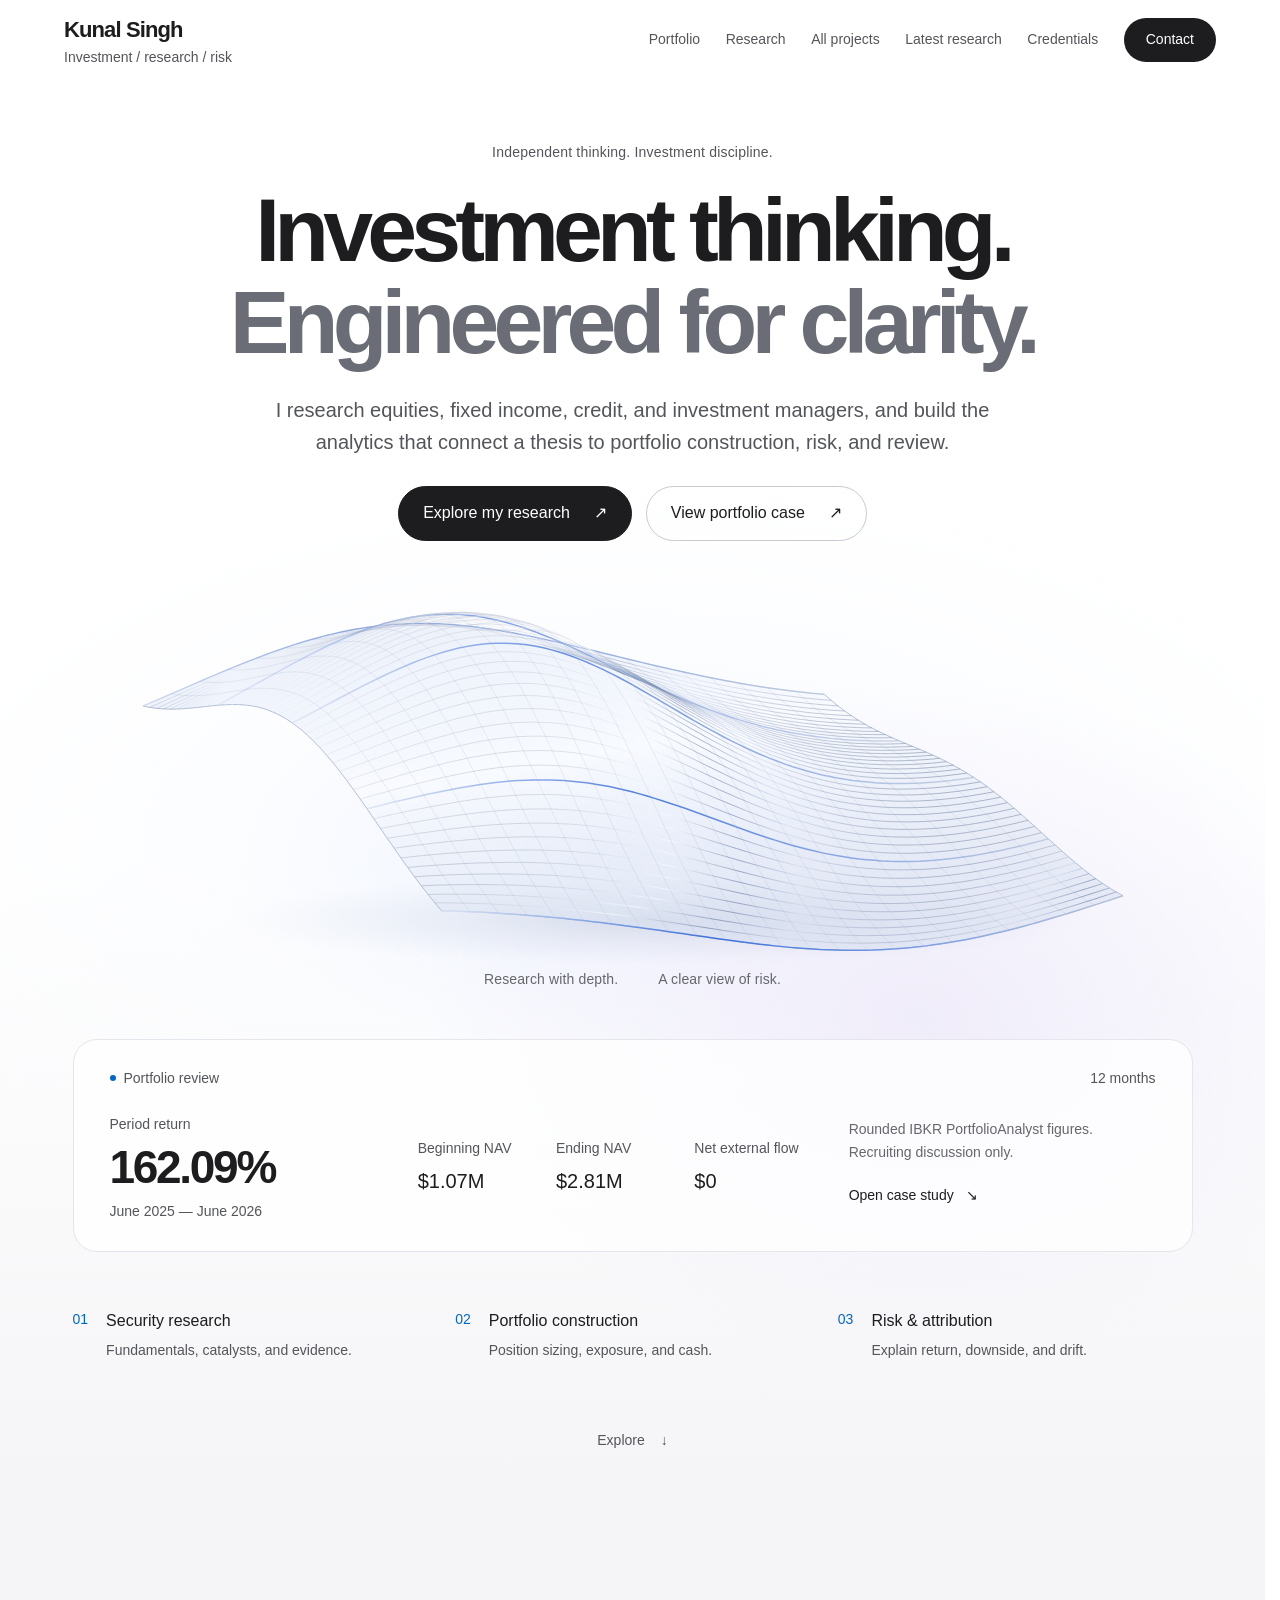
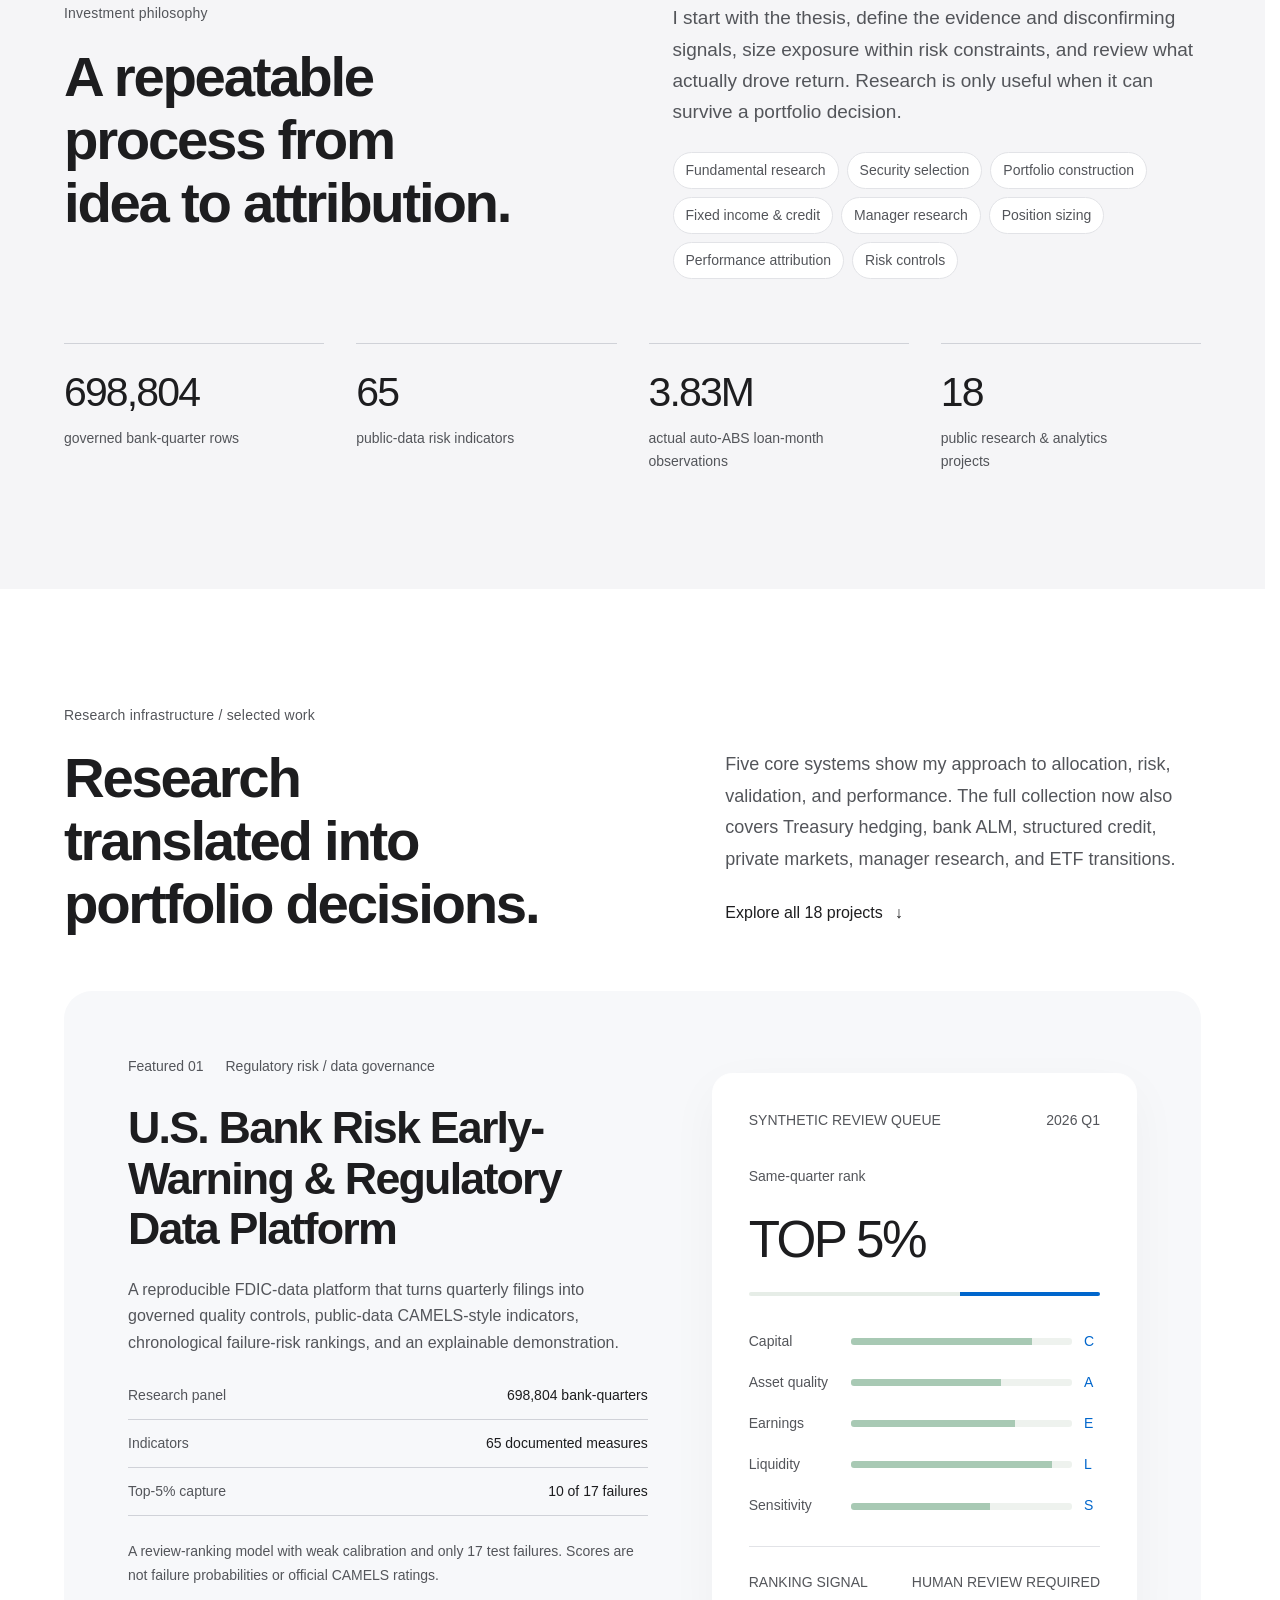
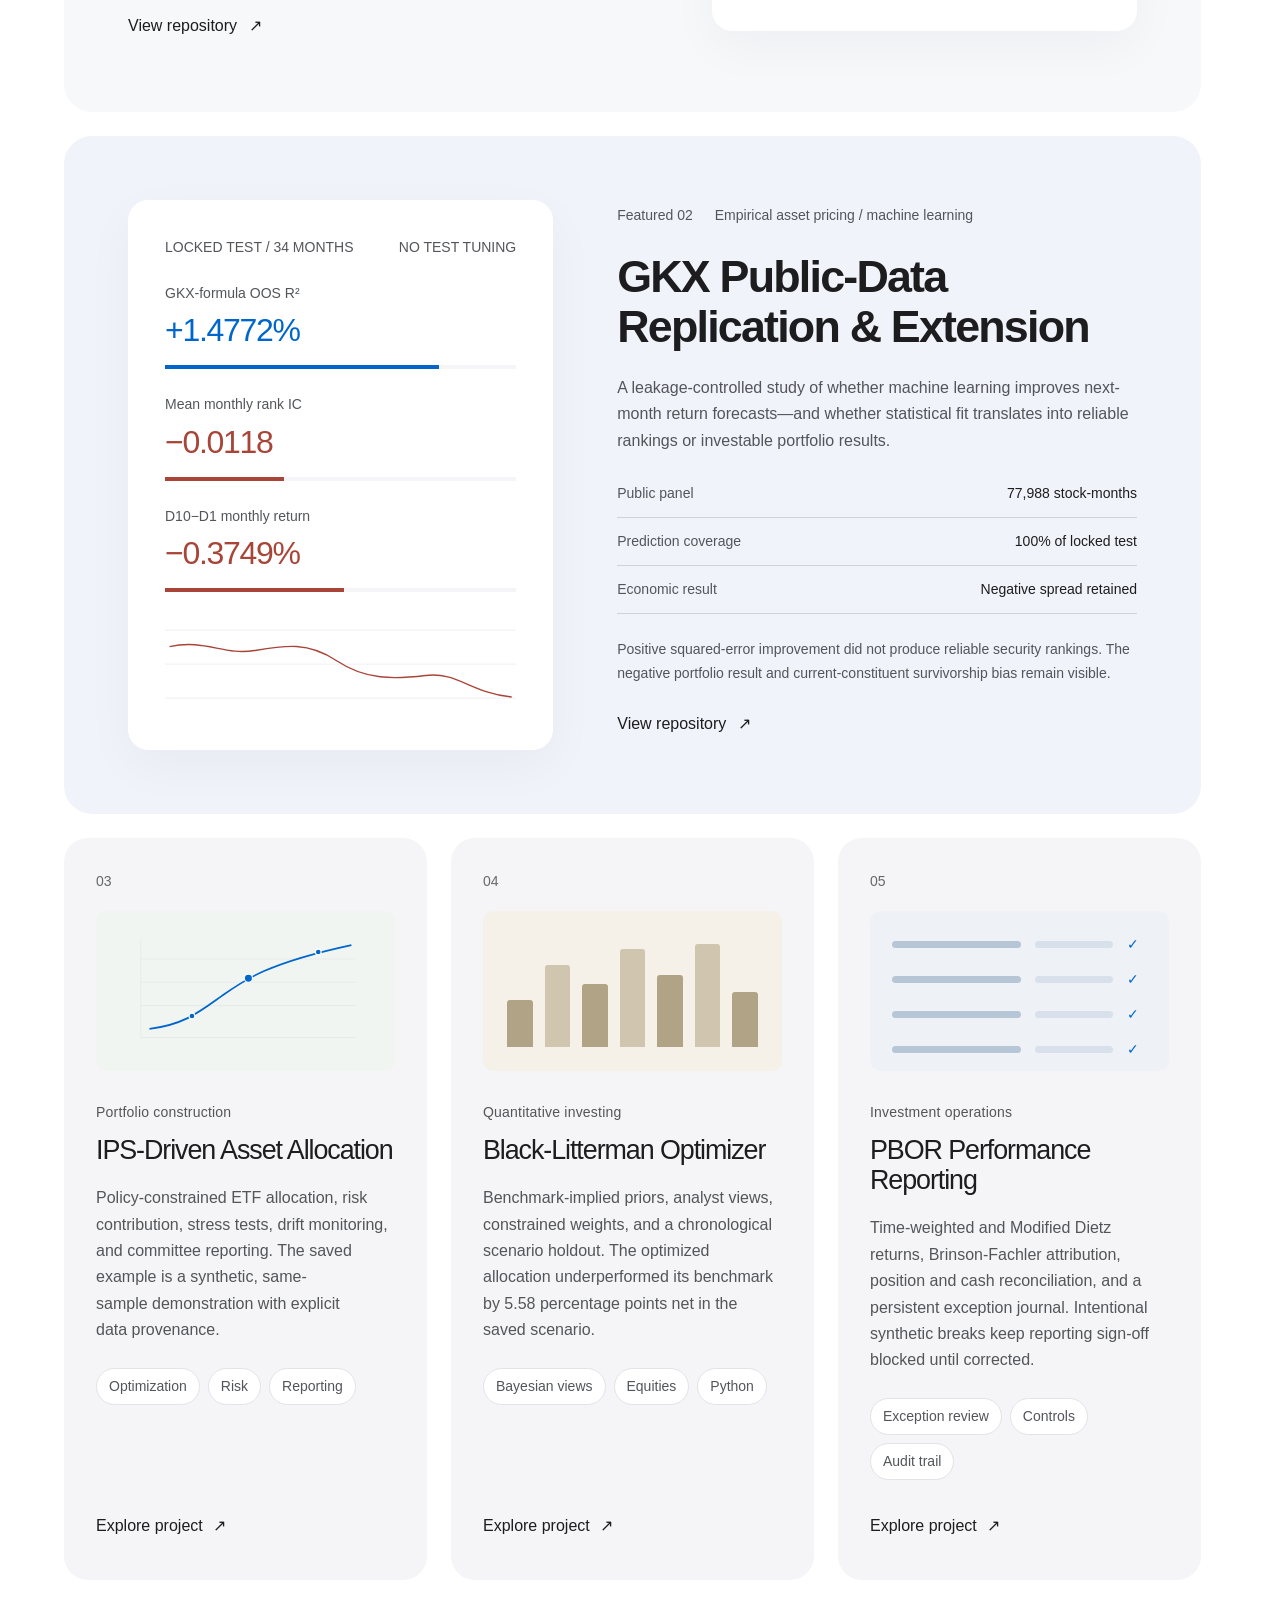
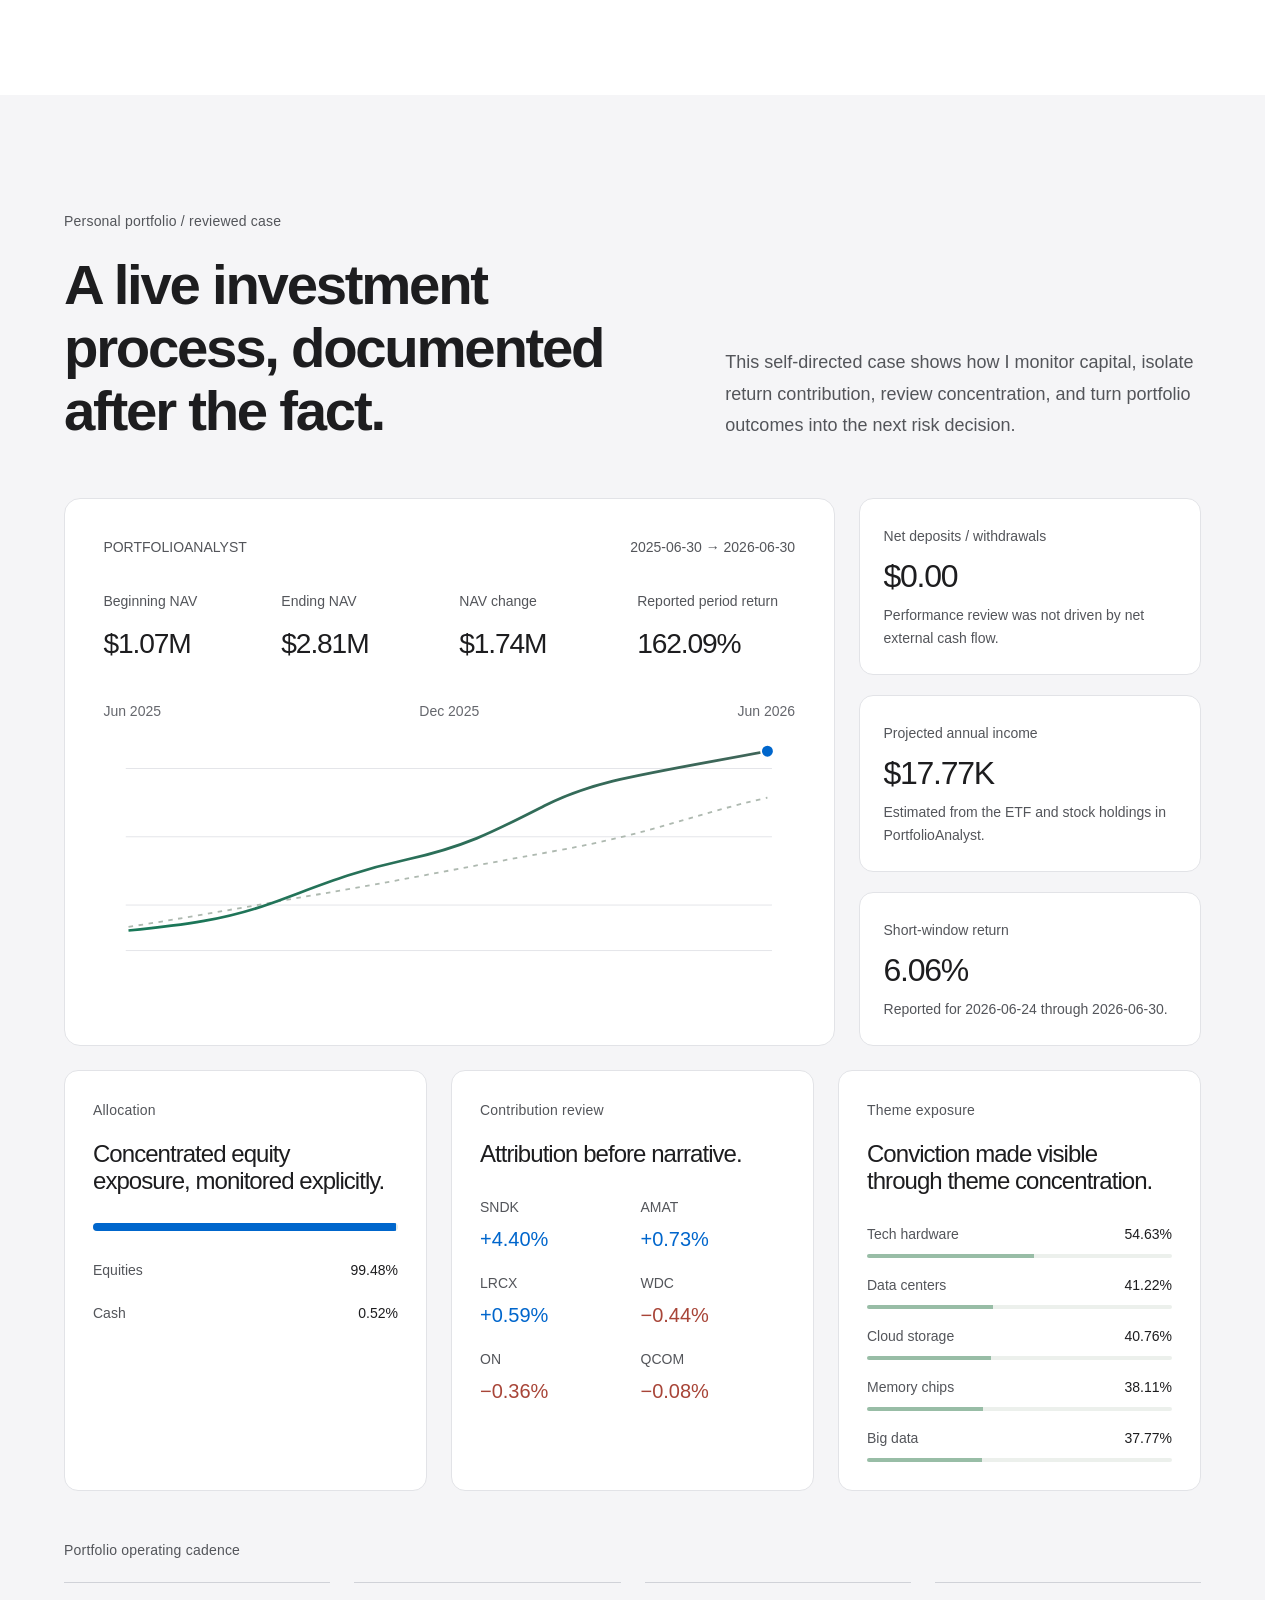
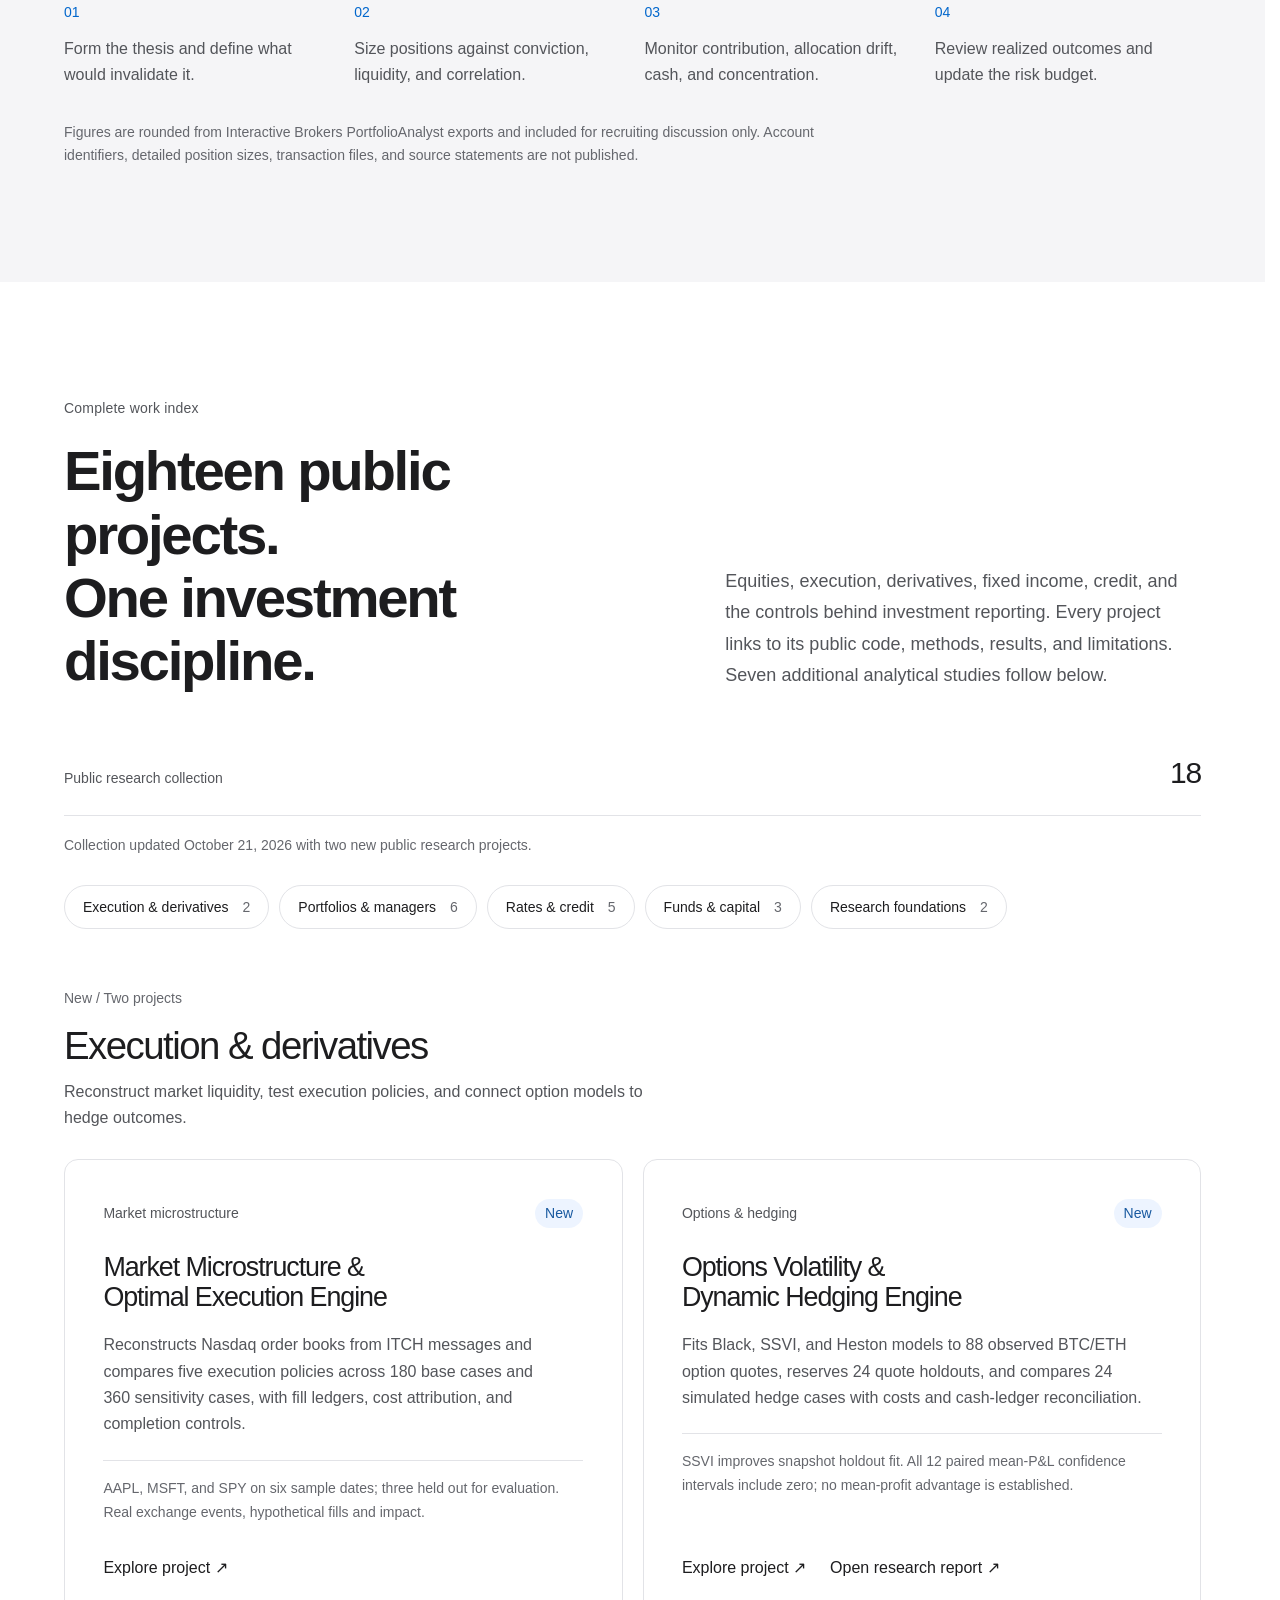
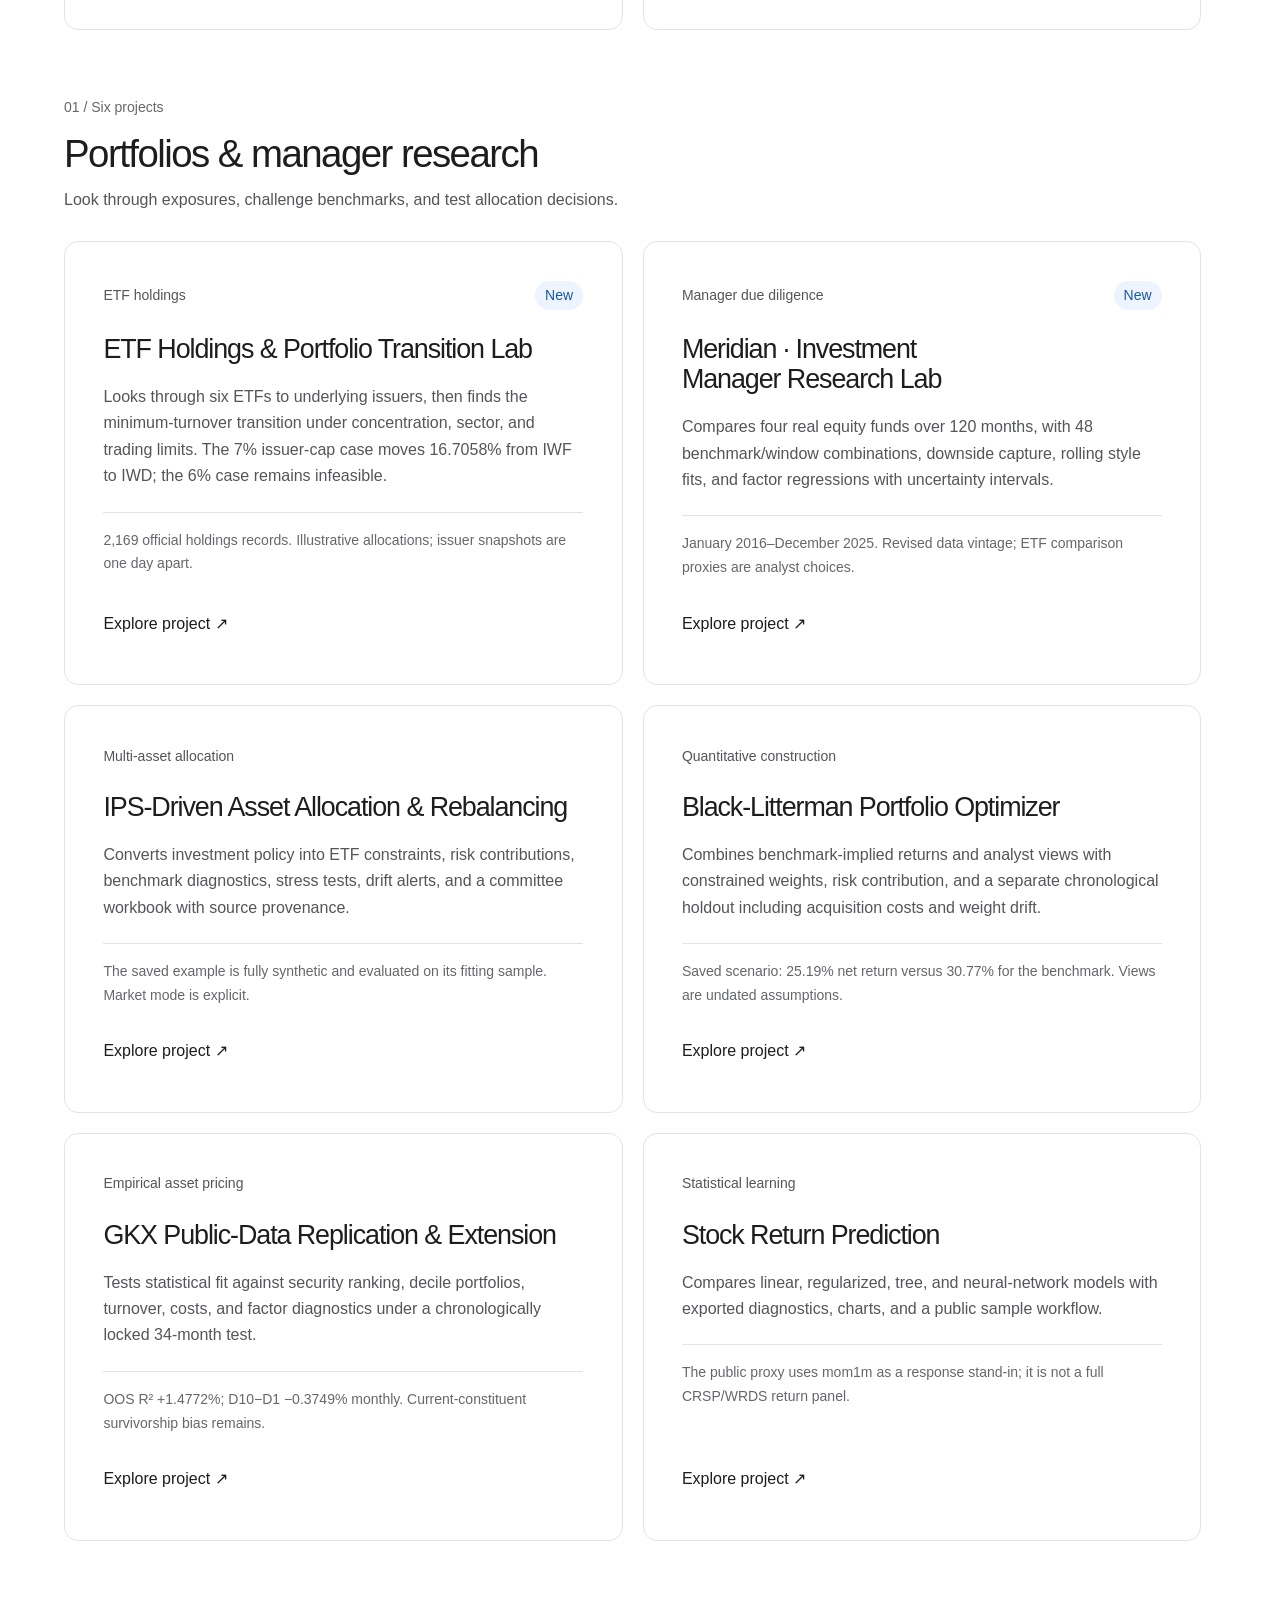
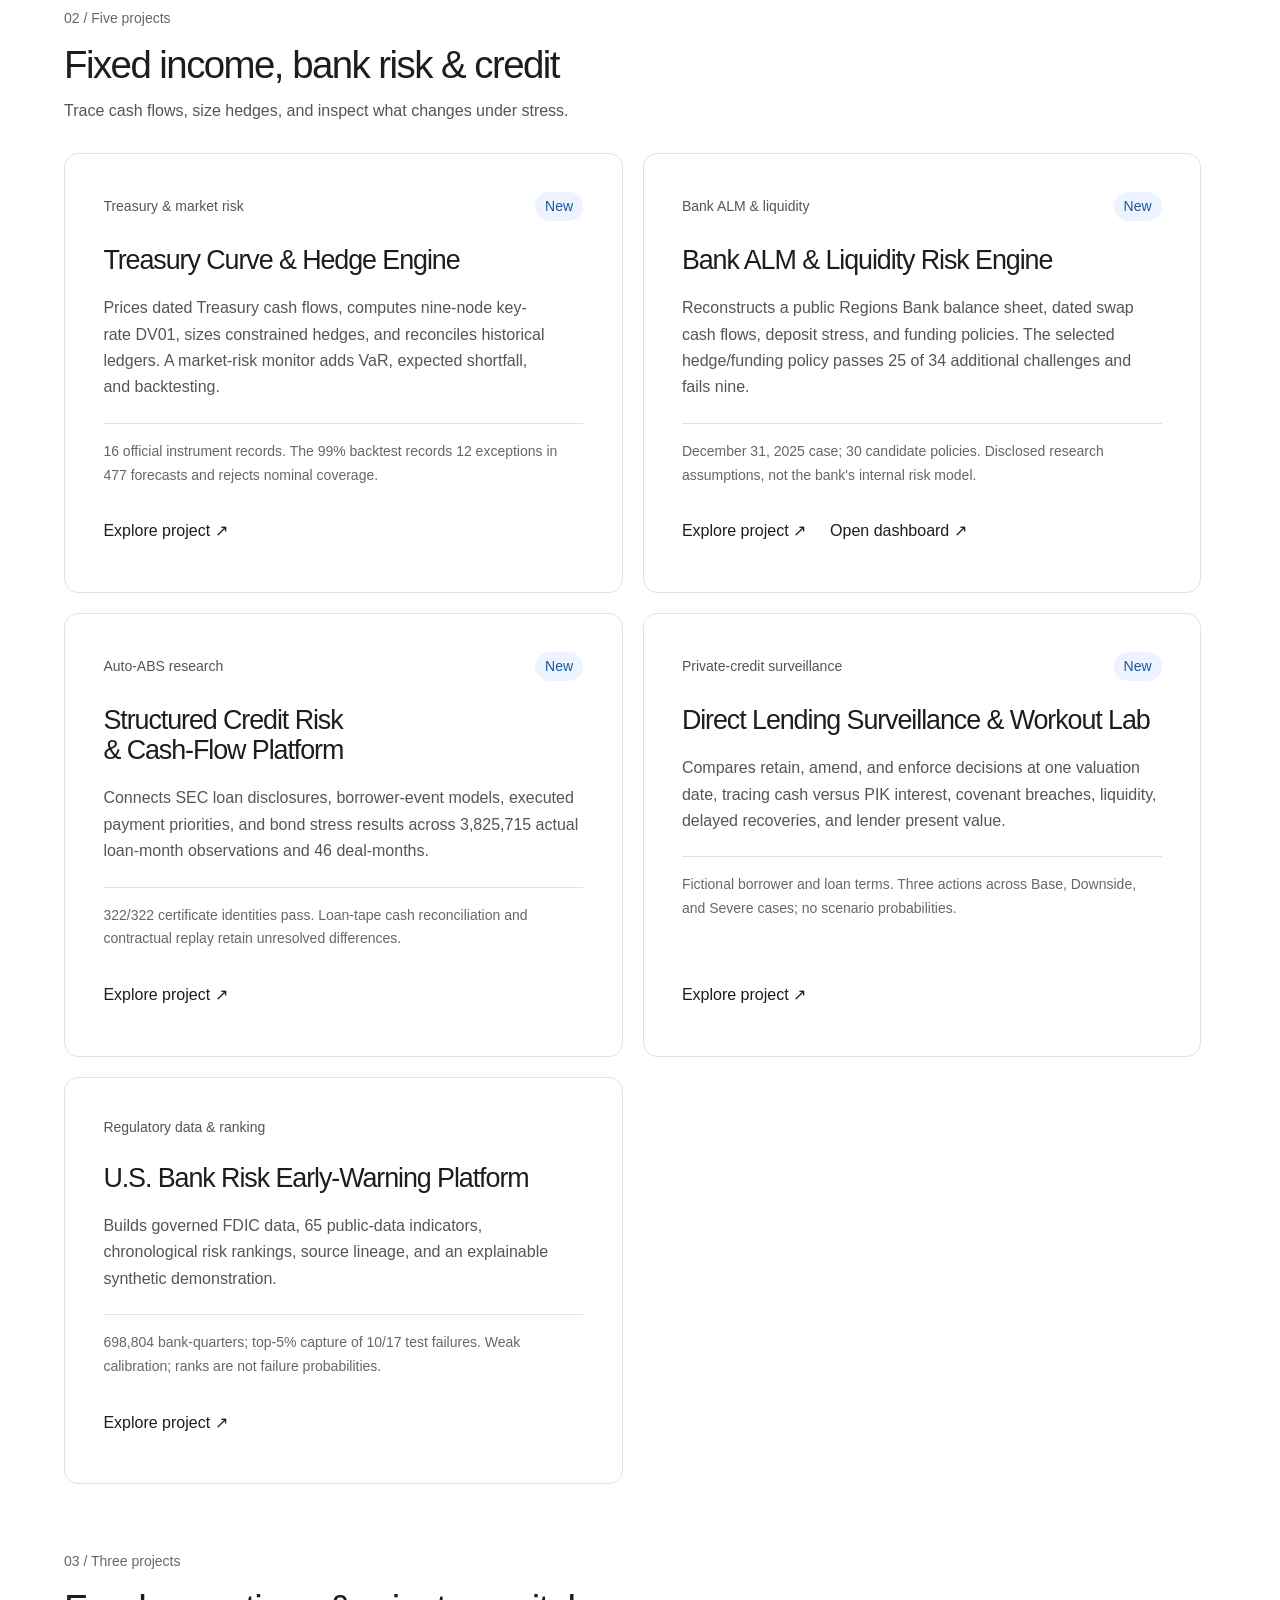
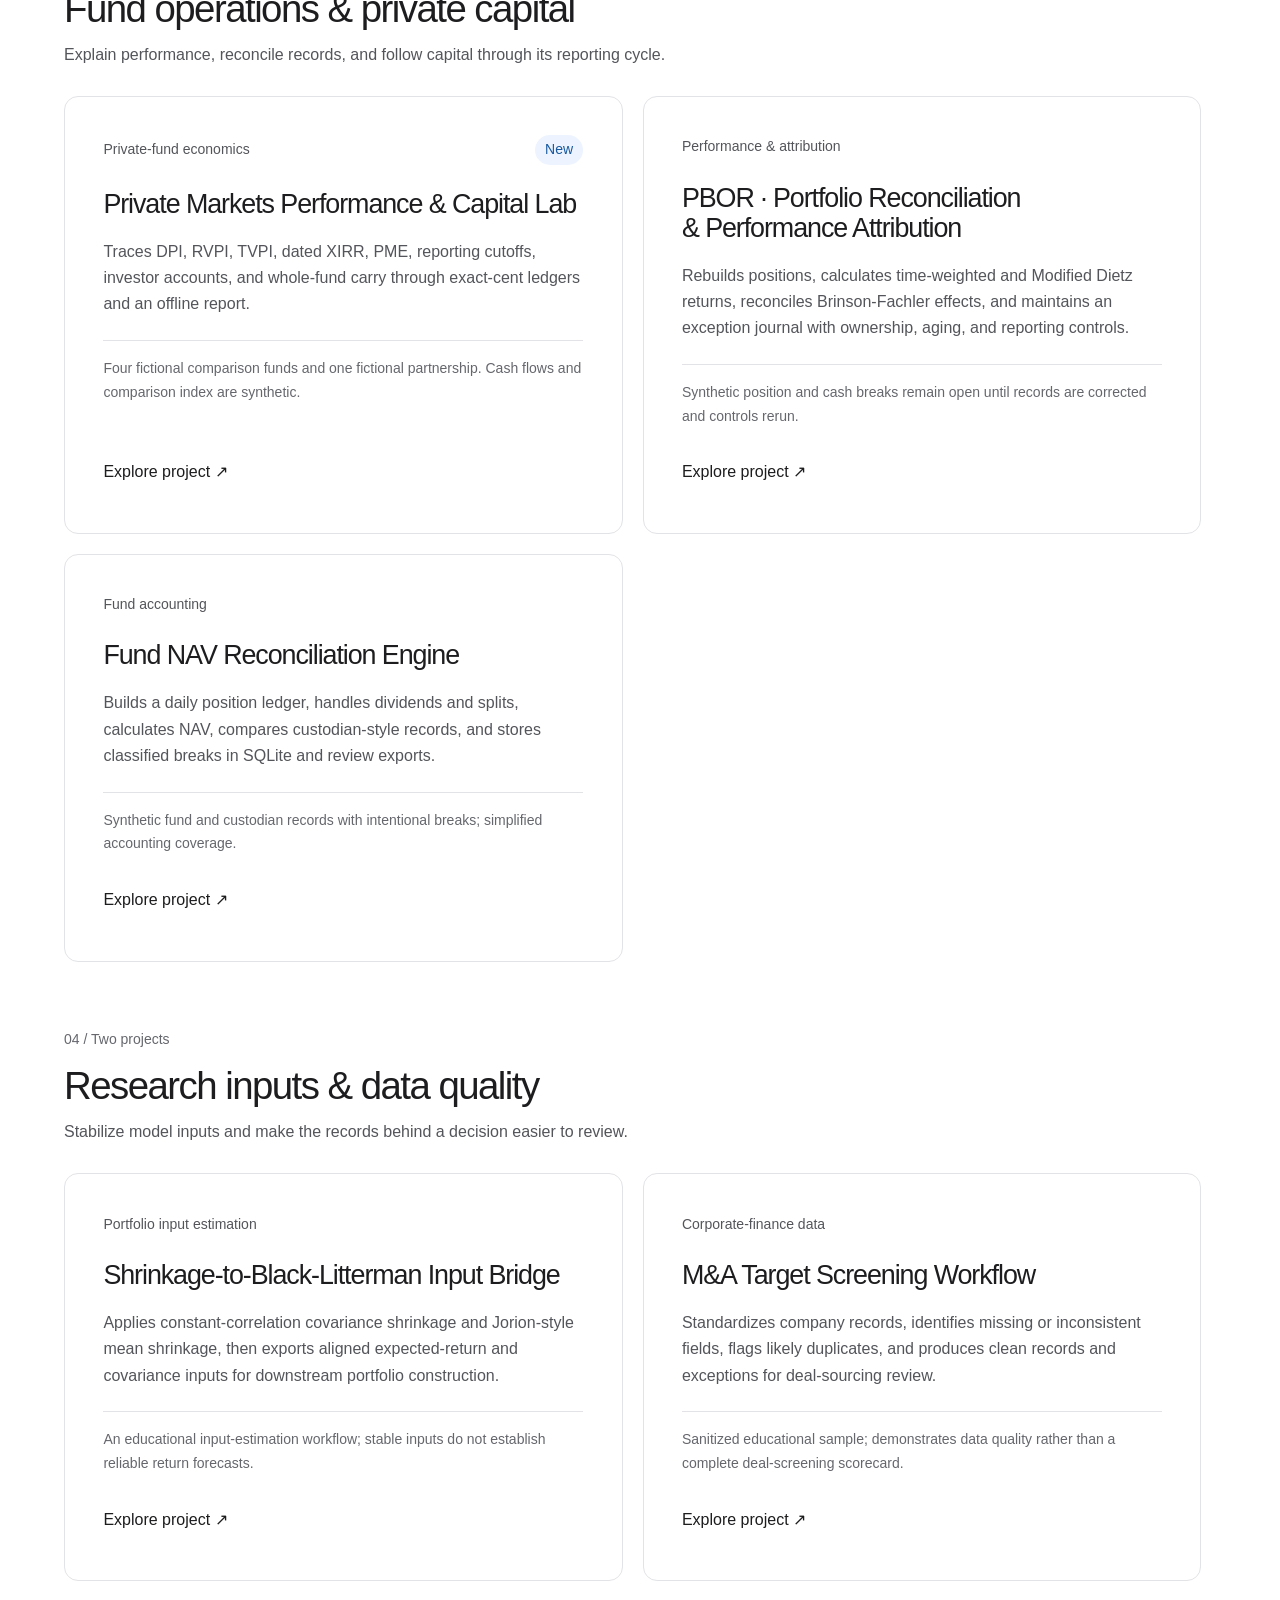
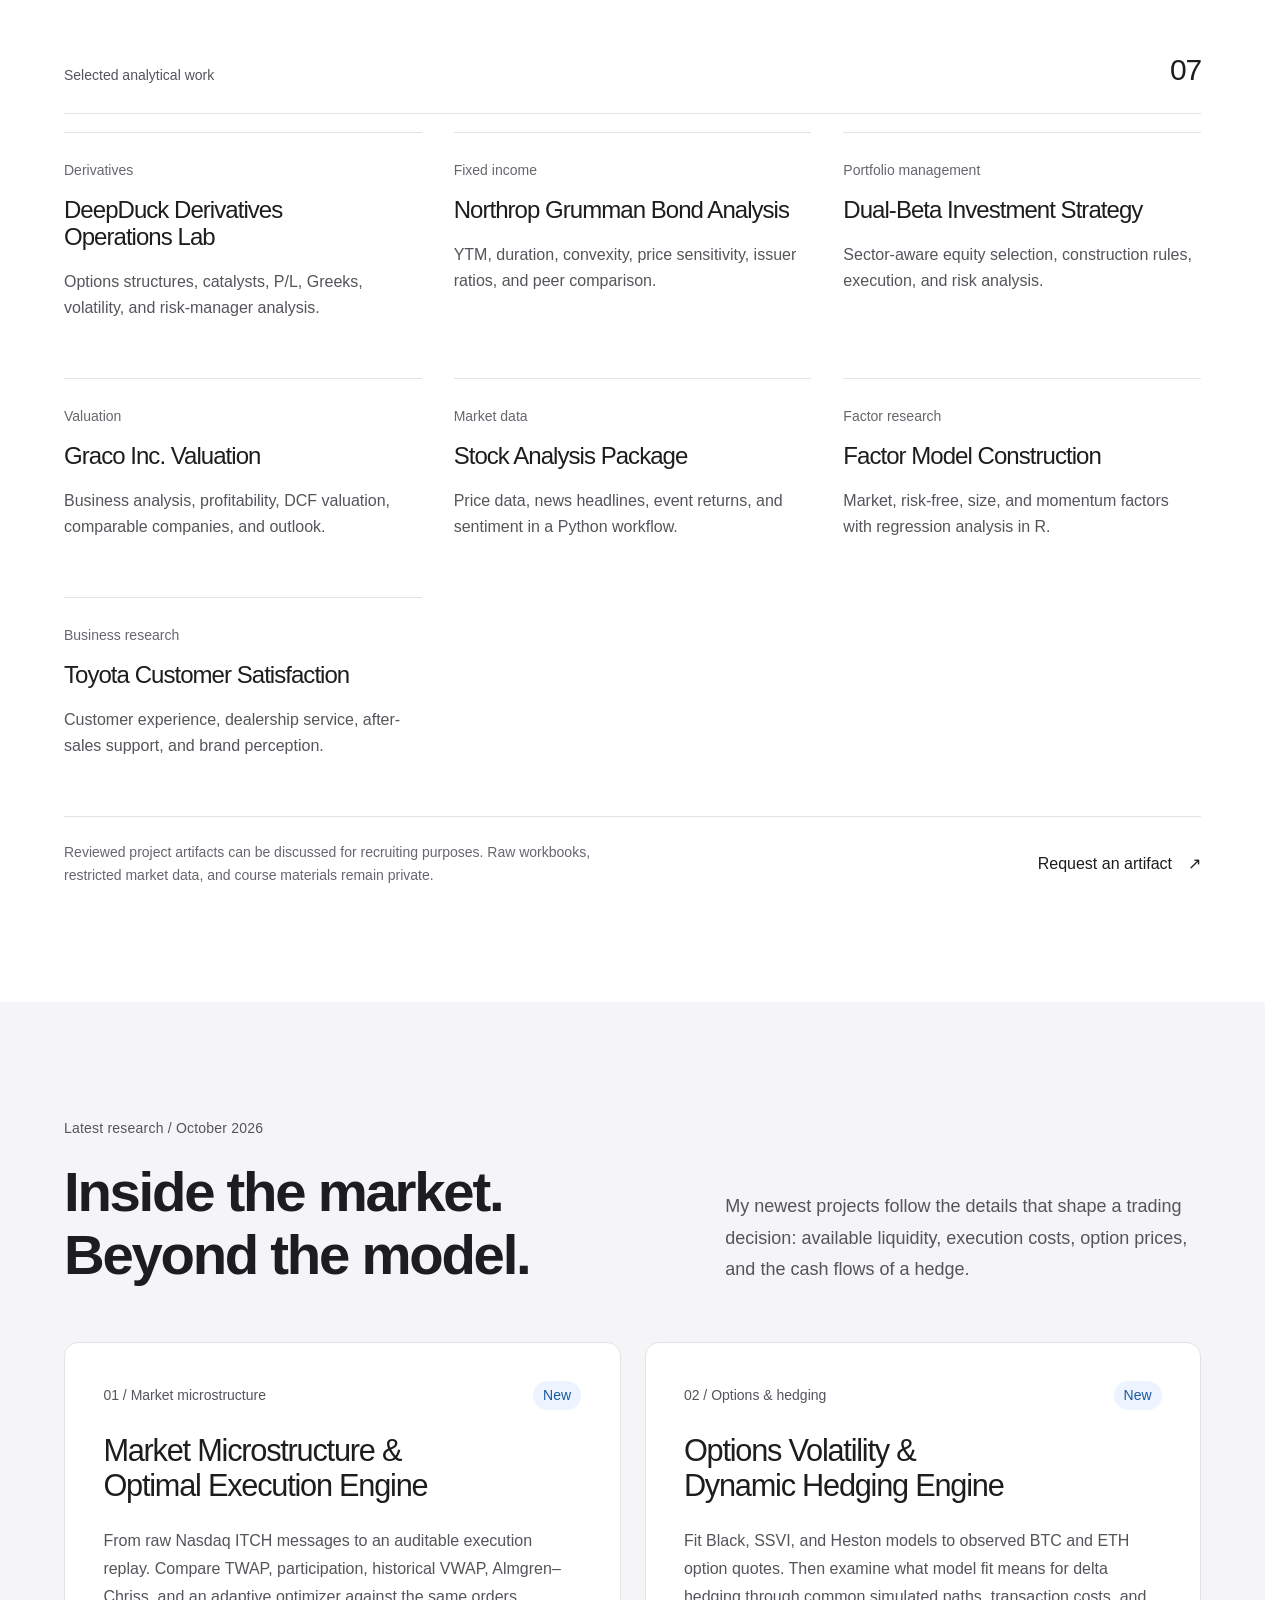
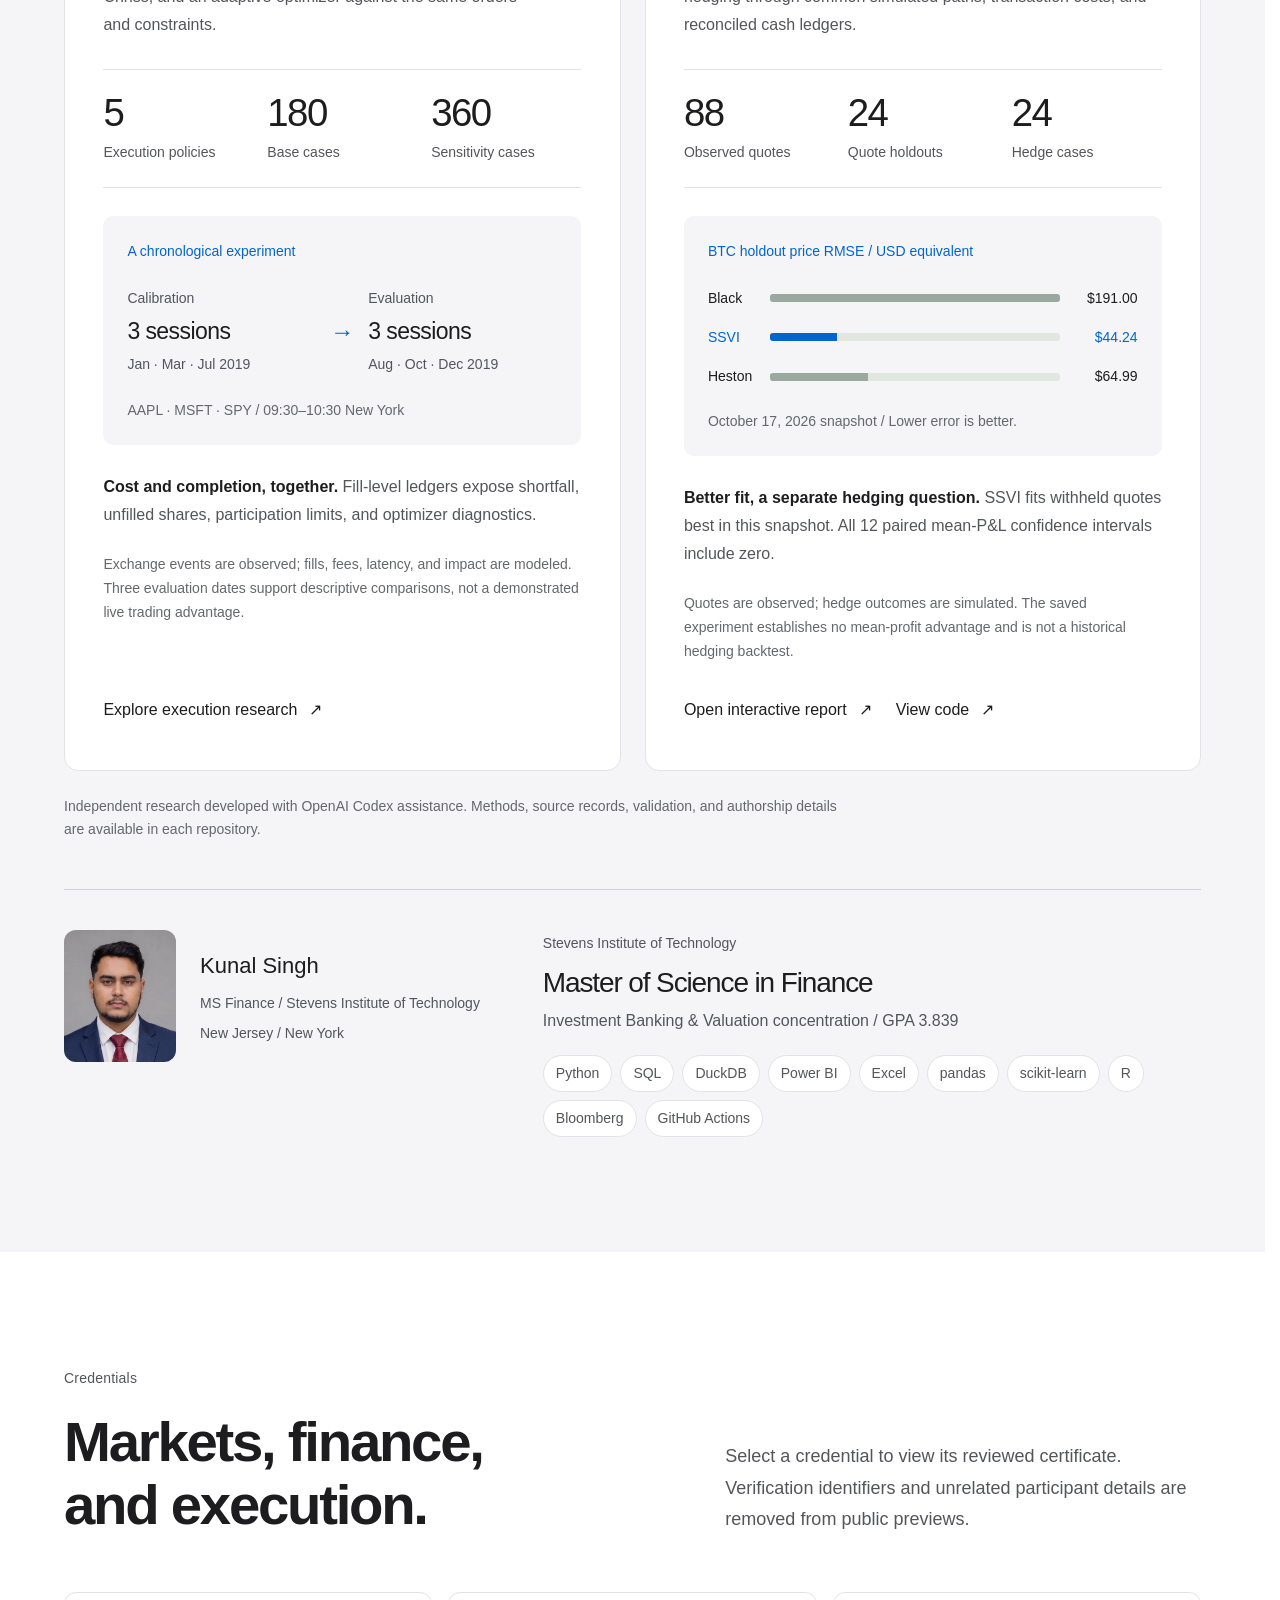
<file: index.html>
<!doctype html>
<html lang="en">
  <head>
    <meta charset="utf-8">
    <meta name="viewport" content="width=device-width, initial-scale=1">
    <meta name="theme-color" content="#ffffff">
    <meta
      name="description"
      content="Kunal Singh's investment research portfolio: 18 public projects spanning equities, execution, derivatives, fixed income, credit, portfolio construction, and fund operations."
    >
    <meta property="og:type" content="website">
    <meta property="og:site_name" content="Kunal Singh Finance Portfolio">
    <meta property="og:title" content="Kunal Singh | Investment Management, Research & Portfolio Analytics">
    <meta
      property="og:description"
      content="Investment research across equities, execution, derivatives, fixed income, credit, and portfolio construction. Explore 18 public projects."
    >
    <meta property="og:url" content="https://kunalsingh-finance.github.io/kunal-singh-finance-site/">
    <meta
      property="og:image"
      content="https://kunalsingh-finance.github.io/kunal-singh-finance-site/assets/wall-street-hero.png"
    >
    <meta property="og:image:width" content="1672">
    <meta property="og:image:height" content="941">
    <meta name="twitter:card" content="summary_large_image">
    <meta name="twitter:title" content="Kunal Singh | Investment Management, Research & Portfolio Analytics">
    <meta
      name="twitter:description"
      content="Investment research across equities, execution, derivatives, fixed income, credit, and portfolio construction. Explore 18 public projects."
    >
    <meta
      name="twitter:image"
      content="https://kunalsingh-finance.github.io/kunal-singh-finance-site/assets/wall-street-hero.png"
    >
    <title>Kunal Singh | Investment Management, Research & Portfolio Analytics</title>
    <link rel="icon" href="assets/favicon.svg" type="image/svg+xml">
    <link rel="stylesheet" href="styles.css?v=20261106-motion">
    <script>document.documentElement.classList.add("js");</script>
    <script type="application/ld+json">
      {
        "@context": "https://schema.org",
        "@type": "Person",
        "name": "Kunal Singh",
        "url": "https://kunalsingh-finance.github.io/kunal-singh-finance-site/",
        "image": "https://kunalsingh-finance.github.io/kunal-singh-finance-site/assets/kunal-singh-headshot-2026.png",
        "email": "mailto:ks0000477@gmail.com",
        "alumniOf": {
          "@type": "CollegeOrUniversity",
          "name": "Stevens Institute of Technology"
        },
        "sameAs": [
          "https://www.linkedin.com/in/kunalsingh-finance/",
          "https://github.com/kunalsingh-finance"
        ]
      }
    </script>
  </head>
  <body>
    <a class="skip-link" href="#main">Skip to content</a>
    <div class="scroll-progress" aria-hidden="true"><span></span></div>

    <header class="site-header">
      <a class="wordmark" href="#top" aria-label="Kunal Singh home">
        <span class="wordmark-name">Kunal Singh</span>
        <span class="wordmark-role">Investment / research / risk</span>
      </a>

      <nav class="desktop-nav" aria-label="Primary navigation">
        <a href="#portfolio">Portfolio</a>
        <a href="#work">Research</a>
        <a href="#projects">All projects</a>
        <a href="#latest-research">Latest research</a>
        <a href="#credentials">Credentials</a>
        <a href="#contact">Contact</a>
      </nav>

      <button
        class="menu-button"
        type="button"
        aria-expanded="false"
        aria-controls="mobile-nav"
        aria-label="Open navigation"
      >
        <span></span>
        <span></span>
        <span></span>
      </button>

      <nav
        class="mobile-nav"
        id="mobile-nav"
        aria-label="Mobile navigation"
        aria-hidden="true"
        inert
      >
        <a href="#portfolio">Portfolio</a>
        <a href="#work">Research</a>
        <a href="#projects">All projects</a>
        <a href="#latest-research">Latest research</a>
        <a href="#credentials">Credentials</a>
        <a href="#contact">Contact</a>
      </nav>
    </header>

    <main id="main" tabindex="-1">
      <section class="hero" id="top" data-chapter="Opening" data-chapter-index="01">
        <div class="hero-overlay" aria-hidden="true"></div>
        <div class="hero-signal-field" aria-hidden="true"><span></span><span></span></div>

        <div class="section-shell hero-layout">
          <div class="hero-copy" data-reveal>
            <p class="eyebrow">Independent thinking. Investment discipline.</p>
            <h1 aria-label="Investment thinking. Engineered for clarity.">
              <span class="hero-line" aria-hidden="true"><span>Investment thinking.</span></span>
              <span class="hero-line" aria-hidden="true"><span>Engineered for clarity.</span></span>
            </h1>
            <p class="hero-summary">
              I research equities, fixed income, credit, and investment managers, and build
              the analytics that connect a thesis to portfolio construction, risk, and review.
            </p>
            <div class="hero-actions">
              <a class="button button-primary" href="#work">
                Explore my research
                <span aria-hidden="true">↗</span>
              </a>
              <a class="button button-secondary" href="#portfolio">View portfolio case <span aria-hidden="true">↗</span></a>
            </div>
          </div>

          <div class="hero-sculpture" aria-hidden="true">
            <div class="hero-artwork">
              <img class="hero-sculpture-image" src="assets/research-surface.svg" width="1200" height="460" alt="" fetchpriority="high" decoding="async">
            </div>
            <div class="sculpture-caption"><span>Research with depth.</span><span>A clear view of risk.</span></div>
          </div>

          <aside
            class="hero-book motion-scene"
            data-reveal
            aria-label="Self-directed managed portfolio case snapshot"
          >
            <div class="hero-book-header">
              <span><i aria-hidden="true"></i> Portfolio review</span>
              <span>12 months</span>
            </div>
            <div class="hero-book-return">
              <span>Period return</span>
              <strong>162.09%</strong>
              <small>June 2025 — June 2026</small>
            </div>
            <svg class="hero-book-chart" viewBox="0 0 520 178" aria-hidden="true" focusable="false">
              <defs>
                <linearGradient id="hero-book-fill" x1="0" y1="0" x2="0" y2="1">
                  <stop offset="0%" stop-color="#187858" stop-opacity="0.18"></stop>
                  <stop offset="100%" stop-color="#187858" stop-opacity="0"></stop>
                </linearGradient>
                <linearGradient id="hero-book-line" x1="0" y1="0" x2="1" y2="0">
                  <stop offset="0%" stop-color="#187858"></stop>
                  <stop offset="100%" stop-color="#406559"></stop>
                </linearGradient>
              </defs>
              <path class="hero-book-grid" d="M8 35H512 M8 89H512 M8 143H512"></path>
              <path
                class="hero-book-area"
                d="M8 154 C65 151, 91 143, 124 133 S185 111, 226 104 S282 88, 324 66 S388 54, 421 37 S474 27, 512 14 L512 170 L8 170 Z"
              ></path>
              <path
                class="hero-book-line"
                d="M8 154 C65 151, 91 143, 124 133 S185 111, 226 104 S282 88, 324 66 S388 54, 421 37 S474 27, 512 14"
              ></path>
              <circle class="hero-book-endpoint" cx="512" cy="14" r="5"></circle>
            </svg>
            <div class="hero-book-metrics">
              <div><span>Beginning NAV</span><strong>$1.07M</strong></div>
              <div><span>Ending NAV</span><strong>$2.81M</strong></div>
              <div><span>Net external flow</span><strong>$0</strong></div>
            </div>
            <div class="hero-book-footer">
              <p>Rounded IBKR PortfolioAnalyst figures. Recruiting discussion only.</p>
              <a href="#portfolio">Open case study <span aria-hidden="true">↘</span></a>
            </div>
          </aside>

          <div class="hero-capabilities" aria-label="Core disciplines" data-reveal>
            <article>
              <span>01</span>
              <div>
                <strong>Security research</strong>
                <p>Fundamentals, catalysts, and evidence.</p>
              </div>
            </article>
            <article>
              <span>02</span>
              <div>
                <strong>Portfolio construction</strong>
                <p>Position sizing, exposure, and cash.</p>
              </div>
            </article>
            <article>
              <span>03</span>
              <div>
                <strong>Risk &amp; attribution</strong>
                <p>Explain return, downside, and drift.</p>
              </div>
            </article>
          </div>
        </div>

        <a class="scroll-cue" href="#mission" aria-label="Scroll to overview">
          <span>Explore</span>
          <i aria-hidden="true"></i>
        </a>
      </section>

      <section class="overview-section" id="mission" data-chapter="Operating standard" data-chapter-index="02">
        <div class="section-shell overview-layout">
          <div class="section-heading" data-reveal>
            <p class="eyebrow">Investment philosophy</p>
            <h2>A repeatable process from idea to attribution.</h2>
          </div>
          <div class="overview-copy" data-reveal>
            <p>
              I start with the thesis, define the evidence and disconfirming signals, size
              exposure within risk constraints, and review what actually drove return. Research
              is only useful when it can survive a portfolio decision.
            </p>
            <div class="capability-pills" aria-label="Core capabilities">
              <span>Fundamental research</span>
              <span>Security selection</span>
              <span>Portfolio construction</span>
              <span>Fixed income &amp; credit</span>
              <span>Manager research</span>
              <span>Position sizing</span>
              <span>Performance attribution</span>
              <span>Risk controls</span>
            </div>
          </div>
        </div>

        <div class="section-shell proof-grid" aria-label="Selected project scale">
          <article data-reveal>
            <strong>698,804</strong>
            <span>governed bank-quarter rows</span>
          </article>
          <article data-reveal>
            <strong>65</strong>
            <span>public-data risk indicators</span>
          </article>
          <article data-reveal>
            <strong>3.83M</strong>
            <span>actual auto-ABS loan-month observations</span>
          </article>
          <article data-reveal>
            <strong>18</strong>
            <span>public research &amp; analytics projects</span>
          </article>
        </div>
      </section>

      <section class="work-section" id="work" data-chapter="Selected work" data-chapter-index="03">
        <div class="section-shell">
          <div class="work-heading" data-reveal>
            <div>
              <p class="eyebrow">Research infrastructure / selected work</p>
              <h2>Research translated into portfolio decisions.</h2>
            </div>
            <div class="work-introduction">
              <p>
                Five core systems show my approach to allocation, risk, validation, and
                performance. The full collection now also covers Treasury hedging, bank
                ALM, structured credit, private markets, manager research, and ETF transitions.
              </p>
              <a class="text-link" href="#projects">Explore all 18 projects <span aria-hidden="true">↓</span></a>
            </div>
          </div>

          <div class="flagship-stack">
          <article class="flagship flagship-bank motion-scene" data-reveal>
            <div class="flagship-copy">
              <div class="project-kicker">
                <span>Featured 01</span>
                <span>Regulatory risk / data governance</span>
              </div>
              <h3>U.S. Bank Risk Early-Warning & Regulatory Data Platform</h3>
              <p>
                A reproducible FDIC-data platform that turns quarterly filings into governed
                quality controls, public-data CAMELS-style indicators, chronological
                failure-risk rankings, and an explainable demonstration.
              </p>
              <dl class="project-facts">
                <div><dt>Research panel</dt><dd>698,804 bank-quarters</dd></div>
                <div><dt>Indicators</dt><dd>65 documented measures</dd></div>
                <div><dt>Top-5% capture</dt><dd>10 of 17 failures</dd></div>
              </dl>
              <p class="project-caveat">
                A review-ranking model with weak calibration and only 17 test failures.
                Scores are not failure probabilities or official CAMELS ratings.
              </p>
              <a
                class="project-link"
                href="https://github.com/kunalsingh-finance/us-bank-risk-regulatory-data-platform"
                target="_blank"
                rel="noopener"
              >
                View repository <span aria-hidden="true">↗</span>
              </a>
            </div>

            <div class="risk-console" aria-hidden="true" data-tilt>
              <div class="visual-header">
                <span>SYNTHETIC REVIEW QUEUE</span>
                <span>2026 Q1</span>
              </div>
              <div class="risk-score">
                <span>Same-quarter rank</span>
                <strong>TOP 5%</strong>
                <i></i>
              </div>
              <div class="risk-signals">
                <div style="--signal: 82%"><span>Capital</span><i></i><b>C</b></div>
                <div style="--signal: 68%"><span>Asset quality</span><i></i><b>A</b></div>
                <div style="--signal: 74%"><span>Earnings</span><i></i><b>E</b></div>
                <div style="--signal: 91%"><span>Liquidity</span><i></i><b>L</b></div>
                <div style="--signal: 63%"><span>Sensitivity</span><i></i><b>S</b></div>
              </div>
              <div class="risk-footer">
                <span>RANKING SIGNAL</span>
                <span>HUMAN REVIEW REQUIRED</span>
              </div>
            </div>
          </article>

          <article class="flagship flagship-gkx motion-scene" data-reveal>
            <div class="research-console" role="group" aria-label="Locked-test model results" data-tilt>
              <div class="visual-header">
                <span>LOCKED TEST / 34 MONTHS</span>
                <span>NO TEST TUNING</span>
              </div>
              <div class="model-result positive">
                <span>GKX-formula OOS R²</span>
                <strong>+1.4772%</strong>
                <i style="--result: 78%"></i>
              </div>
              <div class="model-result negative">
                <span>Mean monthly rank IC</span>
                <strong>−0.0118</strong>
                <i style="--result: 34%"></i>
              </div>
              <div class="model-result negative">
                <span>D10−D1 monthly return</span>
                <strong>−0.3749%</strong>
                <i style="--result: 51%"></i>
              </div>
              <svg class="research-line" viewBox="0 0 620 170" aria-hidden="true" focusable="false">
                <path class="research-grid" d="M0 25H620 M0 85H620 M0 145H620"></path>
                <path
                  class="research-path"
                  d="M8 54 C70 40, 104 70, 158 61 S252 45, 303 79 S404 112, 460 105 S540 136, 612 143"
                ></path>
              </svg>
            </div>

            <div class="flagship-copy">
              <div class="project-kicker">
                <span>Featured 02</span>
                <span>Empirical asset pricing / machine learning</span>
              </div>
              <h3>GKX Public-Data Replication & Extension</h3>
              <p>
                A leakage-controlled study of whether machine learning improves next-month
                return forecasts—and whether statistical fit translates into reliable rankings
                or investable portfolio results.
              </p>
              <dl class="project-facts">
                <div><dt>Public panel</dt><dd>77,988 stock-months</dd></div>
                <div><dt>Prediction coverage</dt><dd>100% of locked test</dd></div>
                <div><dt>Economic result</dt><dd>Negative spread retained</dd></div>
              </dl>
              <p class="project-caveat">
                Positive squared-error improvement did not produce reliable security rankings.
                The negative portfolio result and current-constituent survivorship bias remain visible.
              </p>
              <a
                class="project-link"
                href="https://github.com/kunalsingh-finance/gkx-public-data-replication"
                target="_blank"
                rel="noopener"
              >
                View repository <span aria-hidden="true">↗</span>
              </a>
            </div>
          </article>
          </div>

          <div class="feature-grid">
            <article class="feature-card feature-allocation motion-scene" data-reveal>
              <div class="feature-number">03</div>
              <div class="feature-visual" aria-hidden="true" data-tilt>
                <svg viewBox="0 0 420 220">
                  <path class="chart-grid" d="M30 20V190H400 M30 55H400 M30 95H400 M30 135H400"></path>
                  <path
                    class="frontier-path"
                    d="M45 175 C105 168, 132 145, 170 118 S248 62, 392 31"
                  ></path>
                  <circle cx="118" cy="153" r="5"></circle>
                  <circle cx="215" cy="88" r="7"></circle>
                  <circle cx="335" cy="43" r="5"></circle>
                </svg>
              </div>
              <p class="eyebrow">Portfolio construction</p>
              <h3>IPS-Driven Asset Allocation</h3>
              <p>
                Policy-constrained ETF allocation, risk contribution, stress tests,
                drift monitoring, and committee reporting. The saved example is a
                synthetic, same-sample demonstration with explicit data provenance.
              </p>
              <div class="tag-list"><span>Optimization</span><span>Risk</span><span>Reporting</span></div>
              <a
                href="https://github.com/kunalsingh-finance/ips-driven-asset-allocation-engine"
                target="_blank"
                rel="noopener"
              >Explore project <span aria-hidden="true">↗</span></a>
            </article>

            <article class="feature-card feature-black-litterman motion-scene" data-reveal>
              <div class="feature-number">04</div>
              <div class="feature-visual signal-visual" aria-hidden="true" data-tilt>
                <span style="--height: 42%"></span>
                <span style="--height: 73%"></span>
                <span style="--height: 56%"></span>
                <span style="--height: 87%"></span>
                <span style="--height: 64%"></span>
                <span style="--height: 92%"></span>
                <span style="--height: 49%"></span>
              </div>
              <p class="eyebrow">Quantitative investing</p>
              <h3>Black-Litterman Optimizer</h3>
              <p>
                Benchmark-implied priors, analyst views, constrained weights, and a
                chronological scenario holdout. The optimized allocation underperformed
                its benchmark by 5.58 percentage points net in the saved scenario.
              </p>
              <div class="tag-list"><span>Bayesian views</span><span>Equities</span><span>Python</span></div>
              <a
                href="https://github.com/kunalsingh-finance/black-litterman-portfolio-optimizer"
                target="_blank"
                rel="noopener"
              >Explore project <span aria-hidden="true">↗</span></a>
            </article>

            <article class="feature-card feature-pbor motion-scene" data-reveal>
              <div class="feature-number">05</div>
              <div class="feature-visual ledger-visual" aria-hidden="true" data-tilt>
                <div><span></span><span></span><i>✓</i></div>
                <div><span></span><span></span><i>✓</i></div>
                <div><span></span><span></span><i>✓</i></div>
                <div><span></span><span></span><i>✓</i></div>
              </div>
              <p class="eyebrow">Investment operations</p>
              <h3>PBOR Performance Reporting</h3>
              <p>
                Time-weighted and Modified Dietz returns, Brinson-Fachler attribution,
                position and cash reconciliation, and a persistent exception journal.
                Intentional synthetic breaks keep reporting sign-off blocked until corrected.
              </p>
              <div class="tag-list"><span>Exception review</span><span>Controls</span><span>Audit trail</span></div>
              <a href="https://github.com/kunalsingh-finance/PBOR" target="_blank" rel="noopener">
                Explore project <span aria-hidden="true">↗</span>
              </a>
            </article>
          </div>
        </div>
      </section>

      <section class="portfolio-section" id="portfolio" data-chapter="Portfolio case" data-chapter-index="04">
        <div class="section-shell">
          <div class="portfolio-heading" data-reveal>
            <div>
              <p class="eyebrow">Personal portfolio / reviewed case</p>
              <h2>A live investment process, documented after the fact.</h2>
            </div>
            <p>
              This self-directed case shows how I monitor capital, isolate return contribution,
              review concentration, and turn portfolio outcomes into the next risk decision.
            </p>
          </div>

          <div class="portfolio-dashboard" data-reveal>
            <div class="portfolio-terminal" data-tilt>
              <div class="visual-header">
                <span>PORTFOLIOANALYST</span>
                <span>2025-06-30 → 2026-06-30</span>
              </div>
              <div class="terminal-metrics">
                <article><span>Beginning NAV</span><strong>$1.07M</strong></article>
                <article><span>Ending NAV</span><strong>$2.81M</strong></article>
                <article><span>NAV change</span><strong>$1.74M</strong></article>
                <article><span>Reported period return</span><strong>162.09%</strong></article>
              </div>
              <div class="performance-chart" aria-hidden="true">
                <div class="chart-labels"><span>Jun 2025</span><span>Dec 2025</span><span>Jun 2026</span></div>
                <svg viewBox="0 0 760 280">
                  <defs>
                    <linearGradient id="portfolio-gradient" x1="0" x2="1">
                      <stop offset="0%" stop-color="#187858"></stop>
                      <stop offset="100%" stop-color="#406559"></stop>
                    </linearGradient>
                  </defs>
                  <path class="portfolio-grid" d="M25 50H735 M25 125H735 M25 200H735 M25 250H735"></path>
                  <path
                    class="benchmark-line"
                    d="M28 224 C110 211, 185 197, 250 186 S395 159, 500 140 S650 100, 730 82"
                  ></path>
                  <path
                    class="portfolio-line"
                    d="M28 228 C90 222, 135 216, 185 198 S270 164, 334 150 S430 119, 485 91 S590 57, 730 31"
                  ></path>
                  <circle class="portfolio-endpoint" cx="730" cy="31" r="7"></circle>
                </svg>
              </div>
            </div>

            <div class="portfolio-side">
              <article>
                <span>Net deposits / withdrawals</span>
                <strong>$0.00</strong>
                <p>Performance review was not driven by net external cash flow.</p>
              </article>
              <article>
                <span>Projected annual income</span>
                <strong>$17.77K</strong>
                <p>Estimated from the ETF and stock holdings in PortfolioAnalyst.</p>
              </article>
              <article>
                <span>Short-window return</span>
                <strong>6.06%</strong>
                <p>Reported for 2026-06-24 through 2026-06-30.</p>
              </article>
            </div>
          </div>

          <div class="portfolio-detail-grid">
            <article data-reveal>
              <p class="eyebrow">Allocation</p>
              <h3>Concentrated equity exposure, monitored explicitly.</h3>
              <div class="allocation-meter" aria-label="Equities allocation 99.48 percent">
                <span style="--allocation: 99.48%"></span>
              </div>
              <div class="data-row"><span>Equities</span><strong>99.48%</strong></div>
              <div class="data-row"><span>Cash</span><strong>0.52%</strong></div>
            </article>

            <article data-reveal>
              <p class="eyebrow">Contribution review</p>
              <h3>Attribution before narrative.</h3>
              <div class="mover-grid">
                <span>SNDK <strong>+4.40%</strong></span>
                <span>AMAT <strong>+0.73%</strong></span>
                <span>LRCX <strong>+0.59%</strong></span>
                <span class="negative">WDC <strong>−0.44%</strong></span>
                <span class="negative">ON <strong>−0.36%</strong></span>
                <span class="negative">QCOM <strong>−0.08%</strong></span>
              </div>
            </article>

            <article data-reveal>
              <p class="eyebrow">Theme exposure</p>
              <h3>Conviction made visible through theme concentration.</h3>
              <div class="theme-list">
                <div style="--theme: 54.63%"><span>Tech hardware</span><strong>54.63%</strong><i></i></div>
                <div style="--theme: 41.22%"><span>Data centers</span><strong>41.22%</strong><i></i></div>
                <div style="--theme: 40.76%"><span>Cloud storage</span><strong>40.76%</strong><i></i></div>
                <div style="--theme: 38.11%"><span>Memory chips</span><strong>38.11%</strong><i></i></div>
                <div style="--theme: 37.77%"><span>Big data</span><strong>37.77%</strong><i></i></div>
              </div>
            </article>
          </div>

          <div class="portfolio-process" data-reveal>
            <p class="eyebrow">Portfolio operating cadence</p>
            <ol>
              <li><span>01</span>Form the thesis and define what would invalidate it.</li>
              <li><span>02</span>Size positions against conviction, liquidity, and correlation.</li>
              <li><span>03</span>Monitor contribution, allocation drift, cash, and concentration.</li>
              <li><span>04</span>Review realized outcomes and update the risk budget.</li>
            </ol>
          </div>

          <p class="portfolio-disclaimer" data-reveal>
            Figures are rounded from Interactive Brokers PortfolioAnalyst exports and included
            for recruiting discussion only. Account identifiers, detailed position sizes,
            transaction files, and source statements are not published.
          </p>
        </div>
      </section>

      <section class="project-index-section" id="projects" data-chapter="Complete index" data-chapter-index="05">
        <div class="section-shell">
          <div class="index-heading" data-reveal>
            <div>
              <p class="eyebrow">Complete work index</p>
              <h2>Eighteen public projects.<br>One investment discipline.</h2>
            </div>
            <p>
              Equities, execution, derivatives, fixed income, credit, and the controls behind
              investment reporting. Every project links to its public code, methods,
              results, and limitations. Seven additional analytical studies follow below.
            </p>
          </div>

          <div class="index-label" data-reveal>
            <span>Public research collection</span>
            <strong>18</strong>
          </div>
          <p class="project-review-date">Collection updated <time datetime="2026-10-21">October 21, 2026</time> with two new public research projects.</p>

          <nav class="project-category-nav" aria-label="Browse projects by research area">
            <a href="#execution-derivatives">Execution &amp; derivatives <span>2</span></a>
            <a href="#portfolio-research">Portfolios &amp; managers <span>6</span></a>
            <a href="#rates-credit">Rates &amp; credit <span>5</span></a>
            <a href="#fund-operations">Funds &amp; capital <span>3</span></a>
            <a href="#research-foundations">Research foundations <span>2</span></a>
          </nav>

          <div class="project-directory">
            <section class="project-group" id="execution-derivatives" aria-labelledby="execution-derivatives-heading">
              <div class="project-group-heading" data-reveal>
                <span>New / Two projects</span>
                <h3>Execution &amp; derivatives</h3>
                <p>Reconstruct market liquidity, test execution policies, and connect option models to hedge outcomes.</p>
              </div>
              <div class="repository-grid">
                <article class="repository-card" data-reveal>
                  <div class="repository-kicker"><span>Market microstructure</span><span class="project-status">New</span></div>
                  <h4>Market Microstructure &amp; Optimal Execution Engine</h4>
                  <p>Reconstructs Nasdaq order books from ITCH messages and compares five execution policies across 180 base cases and 360 sensitivity cases, with fill ledgers, cost attribution, and completion controls.</p>
                  <p class="project-scope">AAPL, MSFT, and SPY on six sample dates; three held out for evaluation. Real exchange events, hypothetical fills and impact.</p>
                  <a href="https://github.com/kunalsingh-finance/market-microstructure-execution-engine" target="_blank" rel="noopener" aria-label="View Market Microstructure and Optimal Execution Engine repository">Explore project ↗</a>
                </article>
                <article class="repository-card" data-reveal>
                  <div class="repository-kicker"><span>Options &amp; hedging</span><span class="project-status">New</span></div>
                  <h4>Options Volatility &amp; Dynamic Hedging Engine</h4>
                  <p>Fits Black, SSVI, and Heston models to 88 observed BTC/ETH option quotes, reserves 24 quote holdouts, and compares 24 simulated hedge cases with costs and cash-ledger reconciliation.</p>
                  <p class="project-scope">SSVI improves snapshot holdout fit. All 12 paired mean-P&amp;L confidence intervals include zero; no mean-profit advantage is established.</p>
                  <div class="repository-actions">
                    <a href="https://github.com/kunalsingh-finance/options-volatility-hedging-engine" target="_blank" rel="noopener" aria-label="View Options Volatility and Dynamic Hedging Engine repository">Explore project ↗</a>
                    <a href="https://kunalsingh-finance.github.io/options-volatility-hedging-engine/" target="_blank" rel="noopener">Open research report ↗</a>
                  </div>
                </article>
              </div>
            </section>
            <section class="project-group" id="portfolio-research" aria-labelledby="portfolio-research-heading">
              <div class="project-group-heading" data-reveal>
                <span>01 / Six projects</span>
                <h3 id="portfolio-research-heading">Portfolios &amp; manager research</h3>
                <p>Look through exposures, challenge benchmarks, and test allocation decisions.</p>
              </div>
              <div class="repository-grid">
                <article class="repository-card" data-reveal>
                  <div class="repository-kicker"><span>ETF holdings</span><span class="project-status">New</span></div>
                  <h4>ETF Holdings &amp; Portfolio Transition Lab</h4>
                  <p>Looks through six ETFs to underlying issuers, then finds the minimum-turnover transition under concentration, sector, and trading limits. The 7% issuer-cap case moves 16.7058% from IWF to IWD; the 6% case remains infeasible.</p>
                  <p class="project-scope">2,169 official holdings records. Illustrative allocations; issuer snapshots are one day apart.</p>
                  <a href="https://github.com/kunalsingh-finance/etf-portfolio-transition-lab" target="_blank" rel="noopener" aria-label="View ETF Holdings and Portfolio Transition Lab repository">Explore project ↗</a>
                </article>
                <article class="repository-card" data-reveal>
                  <div class="repository-kicker"><span>Manager due diligence</span><span class="project-status">New</span></div>
                  <h4>Meridian · Investment Manager Research Lab</h4>
                  <p>Compares four real equity funds over 120 months, with 48 benchmark/window combinations, downside capture, rolling style fits, and factor regressions with uncertainty intervals.</p>
                  <p class="project-scope">January 2016–December 2025. Revised data vintage; ETF comparison proxies are analyst choices.</p>
                  <a href="https://github.com/kunalsingh-finance/investment-manager-research-lab" target="_blank" rel="noopener" aria-label="View Meridian Investment Manager Research Lab repository">Explore project ↗</a>
                </article>
                <article class="repository-card" data-reveal>
                  <div class="repository-kicker"><span>Multi-asset allocation</span></div>
                  <h4>IPS-Driven Asset Allocation &amp; Rebalancing</h4>
                  <p>Converts investment policy into ETF constraints, risk contributions, benchmark diagnostics, stress tests, drift alerts, and a committee workbook with source provenance.</p>
                  <p class="project-scope">The saved example is fully synthetic and evaluated on its fitting sample. Market mode is explicit.</p>
                  <a href="https://github.com/kunalsingh-finance/ips-driven-asset-allocation-engine" target="_blank" rel="noopener" aria-label="View IPS-Driven Asset Allocation Engine repository">Explore project ↗</a>
                </article>
                <article class="repository-card" data-reveal>
                  <div class="repository-kicker"><span>Quantitative construction</span></div>
                  <h4>Black-Litterman Portfolio Optimizer</h4>
                  <p>Combines benchmark-implied returns and analyst views with constrained weights, risk contribution, and a separate chronological holdout including acquisition costs and weight drift.</p>
                  <p class="project-scope">Saved scenario: 25.19% net return versus 30.77% for the benchmark. Views are undated assumptions.</p>
                  <a href="https://github.com/kunalsingh-finance/black-litterman-portfolio-optimizer" target="_blank" rel="noopener" aria-label="View Black-Litterman Portfolio Optimizer repository">Explore project ↗</a>
                </article>
                <article class="repository-card" data-reveal>
                  <div class="repository-kicker"><span>Empirical asset pricing</span></div>
                  <h4>GKX Public-Data Replication &amp; Extension</h4>
                  <p>Tests statistical fit against security ranking, decile portfolios, turnover, costs, and factor diagnostics under a chronologically locked 34-month test.</p>
                  <p class="project-scope">OOS R² +1.4772%; D10−D1 −0.3749% monthly. Current-constituent survivorship bias remains.</p>
                  <a href="https://github.com/kunalsingh-finance/gkx-public-data-replication" target="_blank" rel="noopener" aria-label="View GKX Public-Data Replication repository">Explore project ↗</a>
                </article>
                <article class="repository-card" data-reveal>
                  <div class="repository-kicker"><span>Statistical learning</span></div>
                  <h4>Stock Return Prediction</h4>
                  <p>Compares linear, regularized, tree, and neural-network models with exported diagnostics, charts, and a public sample workflow.</p>
                  <p class="project-scope">The public proxy uses mom1m as a response stand-in; it is not a full CRSP/WRDS return panel.</p>
                  <a href="https://github.com/kunalsingh-finance/statistical-learning-stock-return-prediction" target="_blank" rel="noopener" aria-label="View Statistical Learning Stock Return Prediction repository">Explore project ↗</a>
                </article>
              </div>
            </section>

            <section class="project-group" id="rates-credit" aria-labelledby="rates-credit-heading">
              <div class="project-group-heading" data-reveal>
                <span>02 / Five projects</span>
                <h3 id="rates-credit-heading">Fixed income, bank risk &amp; credit</h3>
                <p>Trace cash flows, size hedges, and inspect what changes under stress.</p>
              </div>
              <div class="repository-grid">
                <article class="repository-card" data-reveal>
                  <div class="repository-kicker"><span>Treasury &amp; market risk</span><span class="project-status">New</span></div>
                  <h4>Treasury Curve &amp; Hedge Engine</h4>
                  <p>Prices dated Treasury cash flows, computes nine-node key-rate DV01, sizes constrained hedges, and reconciles historical ledgers. A market-risk monitor adds VaR, expected shortfall, and backtesting.</p>
                  <p class="project-scope">16 official instrument records. The 99% backtest records 12 exceptions in 477 forecasts and rejects nominal coverage.</p>
                  <a href="https://github.com/kunalsingh-finance/treasury-curve-risk" target="_blank" rel="noopener" aria-label="View Treasury Curve and Hedge Engine repository">Explore project ↗</a>
                </article>
                <article class="repository-card" data-reveal>
                  <div class="repository-kicker"><span>Bank ALM &amp; liquidity</span><span class="project-status">New</span></div>
                  <h4>Bank ALM &amp; Liquidity Risk Engine</h4>
                  <p>Reconstructs a public Regions Bank balance sheet, dated swap cash flows, deposit stress, and funding policies. The selected hedge/funding policy passes 25 of 34 additional challenges and fails nine.</p>
                  <p class="project-scope">December 31, 2025 case; 30 candidate policies. Disclosed research assumptions, not the bank's internal risk model.</p>
                  <div class="repository-actions">
                    <a href="https://github.com/kunalsingh-finance/bank-alm-risk-engine" target="_blank" rel="noopener" aria-label="View Bank ALM and Liquidity Risk Engine repository">Explore project ↗</a>
                    <a href="https://kunalsingh-finance.github.io/bank-alm-risk-engine/" target="_blank" rel="noopener">Open dashboard ↗</a>
                  </div>
                </article>
                <article class="repository-card" data-reveal>
                  <div class="repository-kicker"><span>Auto-ABS research</span><span class="project-status">New</span></div>
                  <h4>Structured Credit Risk &amp; Cash-Flow Platform</h4>
                  <p>Connects SEC loan disclosures, borrower-event models, executed payment priorities, and bond stress results across 3,825,715 actual loan-month observations and 46 deal-months.</p>
                  <p class="project-scope">322/322 certificate identities pass. Loan-tape cash reconciliation and contractual replay retain unresolved differences.</p>
                  <a href="https://github.com/kunalsingh-finance/structured-credit-research" target="_blank" rel="noopener" aria-label="View Structured Credit Research repository">Explore project ↗</a>
                </article>
                <article class="repository-card" data-reveal>
                  <div class="repository-kicker"><span>Private-credit surveillance</span><span class="project-status">New</span></div>
                  <h4>Direct Lending Surveillance &amp; Workout Lab</h4>
                  <p>Compares retain, amend, and enforce decisions at one valuation date, tracing cash versus PIK interest, covenant breaches, liquidity, delayed recoveries, and lender present value.</p>
                  <p class="project-scope">Fictional borrower and loan terms. Three actions across Base, Downside, and Severe cases; no scenario probabilities.</p>
                  <a href="https://github.com/kunalsingh-finance/direct-lending-surveillance-lab" target="_blank" rel="noopener" aria-label="View Direct Lending Surveillance and Workout Lab repository">Explore project ↗</a>
                </article>
                <article class="repository-card" data-reveal>
                  <div class="repository-kicker"><span>Regulatory data &amp; ranking</span></div>
                  <h4>U.S. Bank Risk Early-Warning Platform</h4>
                  <p>Builds governed FDIC data, 65 public-data indicators, chronological risk rankings, source lineage, and an explainable synthetic demonstration.</p>
                  <p class="project-scope">698,804 bank-quarters; top-5% capture of 10/17 test failures. Weak calibration; ranks are not failure probabilities.</p>
                  <a href="https://github.com/kunalsingh-finance/us-bank-risk-regulatory-data-platform" target="_blank" rel="noopener" aria-label="View US Bank Risk Regulatory Data Platform repository">Explore project ↗</a>
                </article>
              </div>
            </section>

            <section class="project-group" id="fund-operations" aria-labelledby="fund-operations-heading">
              <div class="project-group-heading" data-reveal>
                <span>03 / Three projects</span>
                <h3 id="fund-operations-heading">Fund operations &amp; private capital</h3>
                <p>Explain performance, reconcile records, and follow capital through its reporting cycle.</p>
              </div>
              <div class="repository-grid">
                <article class="repository-card" data-reveal>
                  <div class="repository-kicker"><span>Private-fund economics</span><span class="project-status">New</span></div>
                  <h4>Private Markets Performance &amp; Capital Lab</h4>
                  <p>Traces DPI, RVPI, TVPI, dated XIRR, PME, reporting cutoffs, investor accounts, and whole-fund carry through exact-cent ledgers and an offline report.</p>
                  <p class="project-scope">Four fictional comparison funds and one fictional partnership. Cash flows and comparison index are synthetic.</p>
                  <a href="https://github.com/kunalsingh-finance/private-markets-capital-lab" target="_blank" rel="noopener" aria-label="View Private Markets Performance and Capital Lab repository">Explore project ↗</a>
                </article>
                <article class="repository-card" data-reveal>
                  <div class="repository-kicker"><span>Performance &amp; attribution</span></div>
                  <h4>PBOR · Portfolio Reconciliation &amp; Performance Attribution</h4>
                  <p>Rebuilds positions, calculates time-weighted and Modified Dietz returns, reconciles Brinson-Fachler effects, and maintains an exception journal with ownership, aging, and reporting controls.</p>
                  <p class="project-scope">Synthetic position and cash breaks remain open until records are corrected and controls rerun.</p>
                  <a href="https://github.com/kunalsingh-finance/PBOR" target="_blank" rel="noopener" aria-label="View PBOR Portfolio Reconciliation and Performance Attribution repository">Explore project ↗</a>
                </article>
                <article class="repository-card" data-reveal>
                  <div class="repository-kicker"><span>Fund accounting</span></div>
                  <h4>Fund NAV Reconciliation Engine</h4>
                  <p>Builds a daily position ledger, handles dividends and splits, calculates NAV, compares custodian-style records, and stores classified breaks in SQLite and review exports.</p>
                  <p class="project-scope">Synthetic fund and custodian records with intentional breaks; simplified accounting coverage.</p>
                  <a href="https://github.com/kunalsingh-finance/fund-nav-reconciliation-engine" target="_blank" rel="noopener" aria-label="View Fund NAV Reconciliation Engine repository">Explore project ↗</a>
                </article>
              </div>
            </section>

            <section class="project-group" id="research-foundations" aria-labelledby="research-foundations-heading">
              <div class="project-group-heading" data-reveal>
                <span>04 / Two projects</span>
                <h3 id="research-foundations-heading">Research inputs &amp; data quality</h3>
                <p>Stabilize model inputs and make the records behind a decision easier to review.</p>
              </div>
              <div class="repository-grid">
                <article class="repository-card" data-reveal>
                  <div class="repository-kicker"><span>Portfolio input estimation</span></div>
                  <h4>Shrinkage-to-Black-Litterman Input Bridge</h4>
                  <p>Applies constant-correlation covariance shrinkage and Jorion-style mean shrinkage, then exports aligned expected-return and covariance inputs for downstream portfolio construction.</p>
                  <p class="project-scope">An educational input-estimation workflow; stable inputs do not establish reliable return forecasts.</p>
                  <a href="https://github.com/kunalsingh-finance/shrinkage-bl-bridge" target="_blank" rel="noopener" aria-label="View Shrinkage to Black-Litterman Input Bridge repository">Explore project ↗</a>
                </article>
                <article class="repository-card" data-reveal>
                  <div class="repository-kicker"><span>Corporate-finance data</span></div>
                  <h4>M&amp;A Target Screening Workflow</h4>
                  <p>Standardizes company records, identifies missing or inconsistent fields, flags likely duplicates, and produces clean records and exceptions for deal-sourcing review.</p>
                  <p class="project-scope">Sanitized educational sample; demonstrates data quality rather than a complete deal-screening scorecard.</p>
                  <a href="https://github.com/kunalsingh-finance/M-A-Target-Screening-Workflow" target="_blank" rel="noopener" aria-label="View M and A Target Screening Workflow repository">Explore project ↗</a>
                </article>
              </div>
            </section>
          </div>

          <div class="index-label analytical-label" data-reveal>
            <span>Selected analytical work</span>
            <strong>07</strong>
          </div>

          <div class="analytical-grid">
            <article data-reveal><span>Derivatives</span><h3>DeepDuck Derivatives Operations Lab</h3><p>Options structures, catalysts, P/L, Greeks, volatility, and risk-manager analysis.</p></article>
            <article data-reveal><span>Fixed income</span><h3>Northrop Grumman Bond Analysis</h3><p>YTM, duration, convexity, price sensitivity, issuer ratios, and peer comparison.</p></article>
            <article data-reveal><span>Portfolio management</span><h3>Dual-Beta Investment Strategy</h3><p>Sector-aware equity selection, construction rules, execution, and risk analysis.</p></article>
            <article data-reveal><span>Valuation</span><h3>Graco Inc. Valuation</h3><p>Business analysis, profitability, DCF valuation, comparable companies, and outlook.</p></article>
            <article data-reveal><span>Market data</span><h3>Stock Analysis Package</h3><p>Price data, news headlines, event returns, and sentiment in a Python workflow.</p></article>
            <article data-reveal><span>Factor research</span><h3>Factor Model Construction</h3><p>Market, risk-free, size, and momentum factors with regression analysis in R.</p></article>
            <article data-reveal><span>Business research</span><h3>Toyota Customer Satisfaction</h3><p>Customer experience, dealership service, after-sales support, and brand perception.</p></article>
          </div>

          <div class="artifact-note" data-reveal>
            <p>
              Reviewed project artifacts can be discussed for recruiting purposes. Raw
              workbooks, restricted market data, and course materials remain private.
            </p>
            <a href="mailto:ks0000477@gmail.com?subject=Project%20Artifact%20Request">
              Request an artifact <span aria-hidden="true">↗</span>
            </a>
          </div>
        </div>
      </section>

      <section class="experience-section latest-research-section" id="latest-research" data-chapter="Latest research" data-chapter-index="06" aria-labelledby="latest-research-heading">
        <span class="legacy-anchor" id="experience" aria-hidden="true"></span>
        <div class="section-shell">
          <div class="latest-research-heading" data-reveal>
            <div>
              <p class="eyebrow">Latest research / October 2026</p>
              <h2 id="latest-research-heading">Inside the market.<br>Beyond the model.</h2>
            </div>
            <p>My newest projects follow the details that shape a trading decision: available liquidity, execution costs, option prices, and the cash flows of a hedge.</p>
          </div>

          <div class="latest-research-grid">
            <article class="research-story" data-reveal aria-labelledby="execution-story-heading">
              <div class="repository-kicker"><span>01 / Market microstructure</span><span class="project-status">New</span></div>
              <h3 id="execution-story-heading">Market Microstructure &amp; Optimal Execution Engine</h3>
              <p>From raw Nasdaq ITCH messages to an auditable execution replay. Compare TWAP, participation, historical VWAP, Almgren–Chriss, and an adaptive optimizer against the same orders and constraints.</p>
              <dl class="research-metrics">
                <div><dt>Execution policies</dt><dd>5</dd></div>
                <div><dt>Base cases</dt><dd>180</dd></div>
                <div><dt>Sensitivity cases</dt><dd>360</dd></div>
              </dl>
              <div class="research-evidence execution-evidence">
                <p class="evidence-label">A chronological experiment</p>
                <div class="session-split">
                  <div><span>Calibration</span><strong>3 sessions</strong><small>Jan · Mar · Jul 2019</small></div>
                  <span class="split-arrow" aria-hidden="true">→</span>
                  <div><span>Evaluation</span><strong>3 sessions</strong><small>Aug · Oct · Dec 2019</small></div>
                </div>
                <p class="evidence-caption">AAPL · MSFT · SPY / 09:30–10:30 New York</p>
              </div>
              <p class="research-finding"><strong>Cost and completion, together.</strong> Fill-level ledgers expose shortfall, unfilled shares, participation limits, and optimizer diagnostics.</p>
              <p class="research-limitation">Exchange events are observed; fills, fees, latency, and impact are modeled. Three evaluation dates support descriptive comparisons, not a demonstrated live trading advantage.</p>
              <div class="research-story-actions">
                <a class="text-link" href="https://github.com/kunalsingh-finance/market-microstructure-execution-engine" target="_blank" rel="noopener">Explore execution research <span aria-hidden="true">↗</span></a>
              </div>
            </article>

            <article class="research-story" data-reveal aria-labelledby="options-story-heading">
              <div class="repository-kicker"><span>02 / Options &amp; hedging</span><span class="project-status">New</span></div>
              <h3 id="options-story-heading">Options Volatility &amp; Dynamic Hedging Engine</h3>
              <p>Fit Black, SSVI, and Heston models to observed BTC and ETH option quotes. Then examine what model fit means for delta hedging through common simulated paths, transaction costs, and reconciled cash ledgers.</p>
              <dl class="research-metrics">
                <div><dt>Observed quotes</dt><dd>88</dd></div>
                <div><dt>Quote holdouts</dt><dd>24</dd></div>
                <div><dt>Hedge cases</dt><dd>24</dd></div>
              </dl>
              <figure class="research-evidence options-evidence">
                <figcaption class="evidence-label">BTC holdout price RMSE / USD equivalent</figcaption>
                <div class="error-comparison">
                  <div><span>Black</span><span class="error-track" aria-hidden="true"><i style="--bar-width: 100%"></i></span><strong>$191.00</strong></div>
                  <div class="preferred-fit"><span>SSVI</span><span class="error-track" aria-hidden="true"><i style="--bar-width: 23.1623%"></i></span><strong>$44.24</strong></div>
                  <div><span>Heston</span><span class="error-track" aria-hidden="true"><i style="--bar-width: 34.0262%"></i></span><strong>$64.99</strong></div>
                </div>
                <p class="evidence-caption">October 17, 2026 snapshot / Lower error is better.</p>
              </figure>
              <p class="research-finding"><strong>Better fit, a separate hedging question.</strong> SSVI fits withheld quotes best in this snapshot. All 12 paired mean-P&amp;L confidence intervals include zero.</p>
              <p class="research-limitation">Quotes are observed; hedge outcomes are simulated. The saved experiment establishes no mean-profit advantage and is not a historical hedging backtest.</p>
              <div class="research-story-actions">
                <a class="text-link" href="https://kunalsingh-finance.github.io/options-volatility-hedging-engine/" target="_blank" rel="noopener">Open interactive report <span aria-hidden="true">↗</span></a>
                <a class="text-link" href="https://github.com/kunalsingh-finance/options-volatility-hedging-engine" target="_blank" rel="noopener">View code <span aria-hidden="true">↗</span></a>
              </div>
            </article>
          </div>
          <p class="research-provenance">Independent research developed with OpenAI Codex assistance. Methods, source records, validation, and authorship details are available in each repository.</p>

          <div class="research-profile" data-reveal>
            <div class="profile-card" data-tilt>
              <picture>
                <source
                  type="image/webp"
                  srcset="assets/kunal-singh-headshot-480.webp 480w, assets/kunal-singh-headshot-960.webp 960w"
                  sizes="112px"
                >
                <img
                  src="assets/kunal-singh-headshot-2026.png"
                  width="1132"
                  height="1126"
                  alt="Kunal Singh"
                  loading="lazy"
                  decoding="async"
                >
              </picture>
              <div>
                <strong>Kunal Singh</strong>
                <span>MS Finance / Stevens Institute of Technology</span>
                <small>New Jersey / New York</small>
              </div>
            </div>
            <div class="education-card">
              <div>
                <span>Stevens Institute of Technology</span>
                <h3>Master of Science in Finance</h3>
                <p>Investment Banking & Valuation concentration / GPA 3.839</p>
              </div>
              <div class="systems-list" aria-label="Technical systems">
                <span>Python</span><span>SQL</span><span>DuckDB</span><span>Power BI</span>
                <span>Excel</span><span>pandas</span><span>scikit-learn</span><span>R</span>
                <span>Bloomberg</span><span>GitHub Actions</span>
              </div>
            </div>
          </div>
        </div>
      </section>

      <section class="credentials-section" id="credentials" data-chapter="Credentials" data-chapter-index="07">
        <div class="section-shell">
          <div class="credentials-heading" data-reveal>
            <div>
              <p class="eyebrow">Credentials</p>
              <h2>Markets, finance, and execution.</h2>
            </div>
            <p>
              Select a credential to view its reviewed certificate. Verification identifiers
              and unrelated participant details are removed from public previews.
            </p>
          </div>

          <div class="credentials-grid">
            <button class="credential-trigger" type="button" data-issuer="Bloomberg for Education" data-title="Bloomberg Market Concepts" data-detail="Markets / economics / currencies / fixed income / equities" data-image="assets/certificates/bmc-certificate.png" data-reveal>
              <span>Bloomberg</span><strong>Bloomberg Market Concepts</strong><small>Markets / economics / currencies / fixed income / equities</small><em>View certificate ↗</em>
            </button>
            <button class="credential-trigger" type="button" data-issuer="Forage / Bank of America" data-title="Investment Banking Job Simulation" data-detail="Transaction analysis / valuation / investment banking workflow" data-image="assets/certificates/bofa-certificate-redacted.png" data-reveal>
              <span>Forage / Bank of America</span><strong>Investment Banking Job Simulation</strong><small>Transaction analysis / valuation / investment banking workflow</small><em>View certificate ↗</em>
            </button>
            <button class="credential-trigger" type="button" data-issuer="Bloomberg for Education / Stevens" data-title="2025 Global Trading Challenge" data-detail="Trading strategy / market execution / portfolio decision-making" data-image="assets/certificates/global-trading-challenge-redacted.png" data-reveal>
              <span>Stevens Institute of Technology</span><strong>2025 Global Trading Challenge</strong><small>Trading strategy / market execution / portfolio decisions</small><em>View certificate ↗</em>
            </button>
            <button class="credential-trigger" type="button" data-issuer="LinkedIn Learning" data-title="Fixed Income Fundamentals" data-detail="Bonds / yields / duration / fixed-income markets" data-image="assets/certificates/fixed-income-fundamentals-redacted.png" data-reveal>
              <span>LinkedIn Learning</span><strong>Fixed Income Fundamentals</strong><small>Bonds / yields / duration / fixed-income markets</small><em>View certificate ↗</em>
            </button>
            <button class="credential-trigger" type="button" data-issuer="LinkedIn Learning" data-title="Understanding Capital Markets" data-detail="Market structure / securities / capital formation" data-image="assets/certificates/capital-markets-redacted.png" data-reveal>
              <span>LinkedIn Learning</span><strong>Understanding Capital Markets</strong><small>Market structure / securities / capital formation</small><em>View certificate ↗</em>
            </button>
            <button class="credential-trigger" type="button" data-issuer="CME Group Institute" data-title="Introduction to Futures" data-detail="Futures / derivatives / contract mechanics / market risk" data-image="assets/certificates/derivatives-rates-learning.png" data-reveal>
              <span>CME Group</span><strong>Derivatives and Rates Learning</strong><small>Futures / options / interest-rate markets / risk</small><em>View certificate ↗</em>
            </button>
            <button class="credential-trigger" type="button" data-issuer="CME Group Institute" data-title="Understanding Micro Futures Contracts" data-detail="Contract mechanics / market exposure / risk management" data-image="assets/certificates/micro-futures-learning.png" data-reveal>
              <span>CME Group</span><strong>Micro Futures Learning</strong><small>Contract mechanics / exposure / risk management</small><em>View certificate ↗</em>
            </button>
            <button class="credential-trigger" type="button" data-issuer="Harvard ManageMentor" data-title="Project Management" data-detail="Planning / execution / stakeholders / delivery" data-image="assets/certificates/project-management.png" data-reveal>
              <span>Harvard ManageMentor</span><strong>Project Management</strong><small>Planning / execution / stakeholders / delivery</small><em>View certificate ↗</em>
            </button>
            <button class="credential-trigger" type="button" data-issuer="Harvard ManageMentor" data-title="Change Management" data-detail="Organizational change / communication / adoption" data-image="assets/certificates/change-management.png" data-reveal>
              <span>Harvard ManageMentor</span><strong>Change Management</strong><small>Organizational change / communication / adoption</small><em>View certificate ↗</em>
            </button>
            <button class="credential-trigger" type="button" data-issuer="Harvard ManageMentor" data-title="Writing Skills" data-detail="Business writing / structure / executive communication" data-image="assets/certificates/writing-skills.png" data-reveal>
              <span>Harvard ManageMentor</span><strong>Writing Skills</strong><small>Business writing / structure / executive communication</small><em>View certificate ↗</em>
            </button>
          </div>
          <noscript><p class="credential-fallback">For certificate previews, <a href="mailto:ks0000477@gmail.com?subject=Credential%20Verification">email Kunal for verification details ↗</a>.</p></noscript>
        </div>
      </section>

      <section class="contact-section" id="contact" data-chapter="Contact" data-chapter-index="08">
        <div class="contact-grid" aria-hidden="true"></div>
        <div class="section-shell contact-content" data-reveal>
          <p class="eyebrow">Connect</p>
          <h2>Let’s discuss the next investment decision.</h2>
          <p>
            Available for investment research, portfolio analytics, quantitative finance,
            financial risk, and Python-focused finance opportunities.
          </p>
          <div class="contact-actions">
            <a class="button button-light" href="mailto:ks0000477@gmail.com">
              Email Kunal <span aria-hidden="true">↗</span>
            </a>
            <a href="https://www.linkedin.com/in/kunalsingh-finance/" target="_blank" rel="noopener">LinkedIn ↗</a>
            <a href="https://github.com/kunalsingh-finance" target="_blank" rel="noopener">GitHub ↗</a>
          </div>
        </div>
        <footer>
          <span>Kunal Singh</span>
          <span>Investment management / research / risk</span>
          <span>New Jersey / New York</span>
        </footer>
      </section>
    </main>

    <dialog class="credential-dialog" id="credential-dialog" aria-labelledby="credential-dialog-title">
      <div class="credential-dialog-panel">
        <button class="credential-dialog-close" type="button" aria-label="Close certificate preview">
          <span aria-hidden="true">×</span>
        </button>
        <div class="credential-preview">
          <img id="credential-dialog-image" alt="">
        </div>
        <div class="credential-dialog-copy">
          <p class="eyebrow" id="credential-dialog-issuer"></p>
          <h2 id="credential-dialog-title"></h2>
          <p id="credential-dialog-detail"></p>
          <small>
            Public preview. Credential identifiers and unrelated participant details are
            redacted where applicable.
          </small>
          <a id="credential-dialog-request" href="mailto:ks0000477@gmail.com">
            Request verification details <span aria-hidden="true">↗</span>
          </a>
        </div>
      </div>
    </dialog>

    <script src="script.js?v=20261106-motion"></script>
  </body>
</html>
</file>
<file: styles.css>
/* One light theme, shared by the portfolio and 404 page. */
:root {
  color-scheme: light;
  --paper: #ffffff;
  --surface: #f5f5f7;
  --surface-warm: #f7f8fa;
  --ink: #1d1d1f;
  --muted: #53555a;
  --faint: #65676d;
  --line: #e2e3e7;
  --line-strong: #d0d2d8;
  --accent: #0066cc;
  --accent-soft: #edf4ff;
  --negative: #a84538;
  --header-height: 76px;
  --page-pad: clamp(22px, 5vw, 76px);
  --max-width: 1440px;
  --section-gap: clamp(80px, 9vw, 140px);
  --ease: cubic-bezier(0.22, 1, 0.36, 1);
  --scroll-progress: 0;
}

* { box-sizing: border-box; }
html {
  scroll-behavior: smooth;
  scroll-padding-top: calc(var(--header-height) + 24px);
  background: var(--paper);
  scrollbar-gutter: stable;
  -webkit-text-size-adjust: 100%;
}
body {
  margin: 0;
  background: var(--paper);
  color: var(--ink);
  font: 400 16px/1.65 -apple-system, BlinkMacSystemFont, "Segoe UI", sans-serif;
  -webkit-font-smoothing: antialiased;
}
body.menu-open, body.dialog-open { overflow: hidden; }
a { color: inherit; text-decoration: none; }
button, input, textarea, select { font: inherit; color: inherit; }
button { cursor: pointer; }
img, svg { display: block; max-width: 100%; }
img { height: auto; }
h1, h2, h3, h4, p, dl, dd, figure { margin: 0; }
h1, h2, h3, h4 {
  font-weight: 500;
  letter-spacing: -0.04em;
  line-height: 1.12;
  text-wrap: balance;
}
h2 { font-size: clamp(2.3rem, 4.4vw, 4.5rem); font-weight: 600; }
h3 { font-size: clamp(1.65rem, 2.4vw, 2.25rem); }
p { text-wrap: pretty; }
::selection { background: #d9e8ff; color: var(--ink); }
:focus-visible { outline: 3px solid var(--accent); outline-offset: 5px; }
[tabindex="-1"]:focus:not(:focus-visible) { outline: none; }
.skip-link {
  position: fixed;
  z-index: 300;
  top: 12px;
  left: 12px;
  padding: 12px 20px;
  border-radius: 6px;
  background: var(--ink);
  color: white;
  transform: translateY(-160%);
}
.skip-link:focus { transform: translateY(0); }
.section-shell {
  width: min(var(--max-width), 100%);
  margin-inline: auto;
  padding-inline: var(--page-pad);
}
main > section:not(.hero) { padding-block: var(--section-gap); }
.eyebrow {
  margin-bottom: 20px;
  color: var(--muted);
  font-size: 14px;
  font-weight: 500;
  letter-spacing: 0.015em;
  line-height: 1.6;
}
.scroll-progress {
  position: fixed;
  z-index: 250;
  inset: 0 0 auto;
  height: 2px;
  pointer-events: none;
}
.scroll-progress span {
  display: block;
  width: 100%;
  height: 100%;
  background: var(--accent);
  transform: scaleX(var(--scroll-progress));
  transform-origin: left;
}
.site-header, .error-header {
  position: fixed;
  z-index: 100;
  inset: 0 0 auto;
  display: flex;
  min-height: var(--header-height);
  align-items: center;
  justify-content: space-between;
  gap: 32px;
  padding: 12px var(--page-pad);
  border-bottom: 1px solid transparent;
  background: rgba(255, 255, 255, 0.98);
}
.site-header.is-scrolled { border-bottom-color: var(--line); box-shadow: 0 4px 24px #1d1d1f05; }
.wordmark { flex-shrink: 0; }
.wordmark-name { display: block; font-size: 22px; font-weight: 600; letter-spacing: -0.04em; }
.wordmark-role { display: block; color: var(--muted); font-size: 14px; line-height: 1.4; }
.desktop-nav { display: flex; align-items: center; gap: clamp(16px, 2vw, 32px); }
.desktop-nav a {
  display: inline-flex;
  min-height: 44px;
  align-items: center;
  color: var(--muted);
  font-size: 14px;
  white-space: nowrap;
  transition: color 180ms ease;
}
.desktop-nav a:hover, .desktop-nav a.is-active { color: var(--ink); }
.desktop-nav a:not(:last-child) { position: relative; }
.desktop-nav a:not(:last-child)::after { content: ""; position: absolute; inset: auto 0 6px; height: 1px; background: currentColor; transform: scaleX(0); transform-origin: left; transition: transform 280ms var(--ease); }
.desktop-nav a:not(:last-child):is(:hover, :focus-visible, .is-active)::after { transform: scaleX(1); }
.desktop-nav a:last-child {
  padding: 8px 22px;
  border-radius: 100px;
  background: var(--ink);
  color: white;
}
.desktop-nav a:last-child:hover { background: #363f38; }
.menu-button {
  display: none;
  position: relative;
  width: 48px;
  height: 48px;
  flex-shrink: 0;
  padding: 12px;
  border: 1px solid var(--line);
  border-radius: 50%;
  background: var(--paper);
}
.menu-button span { display: block; height: 1px; margin: 5px 0; background: var(--ink); }
.menu-button span:nth-child(3) { display: none; }
.menu-button[aria-expanded="true"] span:first-child { transform: translateY(3px) rotate(45deg); }
.menu-button[aria-expanded="true"] span:nth-child(2) { transform: translateY(-3px) rotate(-45deg); }
.mobile-nav { display: none; }
.button {
  display: inline-flex;
  min-height: 50px;
  align-items: center;
  justify-content: center;
  gap: 24px;
  padding: 13px 24px;
  border: 1px solid var(--ink);
  border-radius: 100px;
  background: var(--ink);
  color: white;
  font-size: 16px;
  font-weight: 500;
  transition: background-color 180ms ease, transform 240ms var(--ease);
}
.button:hover { background: #363f38; transform: translateY(-2px); }
.button:active { transform: translateY(0) scale(0.97); }
.button-secondary { background: transparent; color: var(--ink); border-color: #c9cbd1; }
.button-secondary:hover { background: #ededf0; color: var(--ink); }
.text-link, .project-link {
  display: inline-flex;
  min-height: 44px;
  align-items: center;
  gap: 12px;
  padding-block: 8px;
  color: var(--ink);
  font-size: 16px;
  font-weight: 500;
}
.text-link:hover, .project-link:hover { text-decoration: underline; text-underline-offset: 5px; }
.text-link span, .project-link span, .button span { transition: transform 240ms var(--ease); }
a:hover > span[aria-hidden="true"] { transform: translate(2px, -2px); }

/* Product-style opening. Both decorative layers move only by transforms. */
.hero { position: relative; isolation: isolate; overflow: hidden; background: linear-gradient(#fff 58%, #f5f5f7 100%); }
.hero-overlay { display: none; }
.hero-signal-field {
  position: absolute;
  z-index: -1;
  inset: 30% -15% 15%;
  pointer-events: none;
}
.hero-signal-field span {
  position: absolute;
  inset: 0;
  background: radial-gradient(ellipse, #edf3ff 0%, #f7f9ff55 35%, transparent 68%);
  animation: hero-wash 28s var(--ease) infinite alternate;
  animation-play-state: paused;
}
.hero-signal-field span + span {
  inset: 25% 0 -15% 35%;
  background: radial-gradient(ellipse, #f0edfa 0%, transparent 65%);
  animation-direction: alternate-reverse;
}
.hero.is-in-view .hero-signal-field span { animation-play-state: running; }
.is-paused .hero .hero-signal-field span { animation-play-state: paused; }
@keyframes hero-wash { from { transform: translate(-3%, -2%); } to { transform: translate(3%, 3%); } }
.hero-layout {
  position: relative;
  display: flex;
  flex-direction: column;
  align-items: center;
  gap: 0;
  padding-block: calc(var(--header-height) + 65px) 56px;
}
.hero-copy { width: 100%; max-width: 1160px; text-align: center; }
.hero .eyebrow { margin: 0 auto 22px; color: var(--muted); font-weight: 500; }
.hero h1 { font-size: clamp(3rem, 7vw, 6.65rem); font-weight: 600; line-height: 1.02; letter-spacing: -0.065em; }
.hero-line, .hero-line > span { display: block; }
.hero-line:last-child { color: #6a6d75; }
.hero-summary { max-width: 740px; margin: 26px auto 0; color: var(--muted); font-size: 20px; line-height: 1.6; }
.hero-actions { display: flex; flex-wrap: wrap; align-items: center; gap: 18px 28px; margin-top: 32px; }
.hero-copy .hero-actions { justify-content: center; gap: 14px; margin-top: 28px; }
.hero-sculpture { width: min(1120px, 100%); margin: 6px auto 24px; transform: translate3d(0, var(--stage-shift, 0px), 0); }
.hero-artwork { position: relative; transform: perspective(1100px) translate3d(var(--art-x, 0px), var(--art-y, 0px), 0) rotateX(var(--art-rx, 0deg)) rotateY(var(--art-ry, 0deg)); transition: transform 650ms var(--ease); }
.hero-artwork.is-interacting { transition-duration: 180ms; }
.hero-artwork::after { content: ""; position: absolute; top: 0; left: 0; width: 240px; height: 240px; background: radial-gradient(circle, #76a7f526, transparent 70%); opacity: 0; pointer-events: none; transform: translate3d(calc(var(--light-x, 0px) - 120px), calc(var(--light-y, 0px) - 120px), 0); transition: opacity 250ms ease; }
.hero-artwork.is-interacting::after { opacity: 1; }
.hero-sculpture-image { width: 100%; height: auto; animation: surface-float 8s ease-in-out infinite alternate; animation-play-state: paused; }
.hero.is-in-view .hero-sculpture-image { animation-play-state: running; }
.is-paused .hero .hero-sculpture-image { animation-play-state: paused; }
.sculpture-caption { display: flex; justify-content: center; gap: 12px 40px; margin-top: -8px; color: var(--faint); font-size: 14px; letter-spacing: 0.01em; }
@keyframes surface-float { from { transform: translate3d(0, -5px, 0); } to { transform: translate3d(0, 5px, 0); } }
.hero-book {
  display: grid;
  width: 100%;
  max-width: 1120px;
  grid-template-columns: 0.9fr 1.3fr 1fr;
  gap: 24px 32px;
  align-items: center;
  min-width: 0;
  margin-top: 24px;
  padding: 28px 36px;
  border: 1px solid #e5e6eb;
  border-radius: 24px;
  background: #ffffffc9;
}
.hero-book-header { grid-column: 1 / -1; }
.hero-book-header, .visual-header {
  display: flex;
  justify-content: space-between;
  flex-wrap: wrap;
  gap: 12px;
  color: var(--muted);
  font-size: 14px;
  line-height: 1.5;
}
.hero-book-header > span { display: inline-flex; align-items: center; gap: 8px; }
.hero-book-header i { width: 6px; height: 6px; border-radius: 50%; background: var(--accent); }
.hero-book-return { display: grid; gap: 6px; }
.hero-book-return > span, .hero-book-return small { color: var(--muted); font-size: 14px; }
.hero-book-return strong { font-size: 46px; font-weight: 600; line-height: 1.12; letter-spacing: -0.05em; }
.hero-book-chart { display: none; }
.hero-book-grid, .portfolio-grid, .research-grid, .chart-grid { fill: none; stroke: var(--line); stroke-width: 1; }
.hero-book-area { fill: url(#hero-book-fill); }
.hero-book-line { fill: none; stroke: url(#hero-book-line); stroke-width: 3; }
.hero-book-endpoint, .portfolio-endpoint { fill: var(--accent); stroke: white; stroke-width: 2; }
.hero-book-metrics { display: grid; grid-template-columns: repeat(3, minmax(0, 1fr)); gap: 16px; }
.hero-book-metrics span { display: block; color: var(--muted); font-size: 14px; }
.hero-book-metrics strong { display: block; margin-top: 5px; font-size: 20px; font-weight: 500; }
.hero-book-footer { display: grid; gap: 10px; }
.hero-book-footer p { color: var(--faint); font-size: 14px; }
.hero-book-footer a { display: inline-flex; width: fit-content; min-height: 44px; align-items: center; gap: 12px; font-size: 14px; font-weight: 500; }
.hero-capabilities { display: grid; width: 100%; max-width: 1120px; grid-template-columns: repeat(3, minmax(0, 1fr)); gap: 28px; margin-top: 48px; padding-top: 8px; }
.hero-capabilities article { display: flex; gap: 18px; }
.hero-capabilities article > span { color: var(--accent); font-size: 14px; }
.hero-capabilities strong { display: block; font-size: 16px; font-weight: 500; }
.hero-capabilities p { margin-top: 5px; color: var(--muted); font-size: 14px; }
.scroll-cue { display: flex; width: fit-content; min-height: 44px; align-items: center; gap: 16px; margin: 0 auto 25px; color: var(--muted); font-size: 14px; }
.scroll-cue i::after { content: "↓"; font-style: normal; }

.overview-section, .portfolio-section, .latest-research-section { background: var(--surface); }
.overview-layout { display: grid; grid-template-columns: 1fr 1fr; gap: 80px; }
.overview-copy > p { color: var(--muted); font-size: 19px; }
.capability-pills, .systems-list, .tag-list { display: flex; flex-wrap: wrap; gap: 8px; margin-top: 24px; }
.capability-pills span, .systems-list span, .tag-list span { padding: 6px 12px; border: 1px solid var(--line); border-radius: 100px; color: var(--muted); background: white; font-size: 14px; }
.proof-grid { display: grid; grid-template-columns: repeat(4, minmax(0, 1fr)); gap: 32px; margin-top: 64px; }
.proof-grid article { padding-top: 24px; border-top: 1px solid var(--line-strong); }
.proof-grid strong { display: block; font-size: clamp(1.9rem, 3.2vw, 3rem); line-height: 1.2; font-weight: 500; letter-spacing: -0.045em; }
.proof-grid article > span { display: block; max-width: 25ch; margin-top: 10px; color: var(--muted); font-size: 14px; }
.work-heading, .portfolio-heading, .index-heading, .credentials-heading, .latest-research-heading {
  display: grid;
  grid-template-columns: 1.1fr 0.9fr;
  gap: 40px 80px;
  align-items: end;
  margin-bottom: 56px;
}
.work-introduction p, .portfolio-heading > p, .index-heading > p, .credentials-heading > p, .latest-research-heading > p { color: var(--muted); font-size: 18px; line-height: 1.75; }
.work-introduction > a { margin-top: 16px; }
.flagship-stack { display: grid; gap: 24px; }
.flagship { display: grid; grid-template-columns: 1.1fr 0.9fr; gap: clamp(32px, 5vw, 72px); align-items: center; padding: clamp(28px, 5vw, 72px); border-radius: 28px; background: var(--surface-warm); }
.flagship-copy h3 { font-size: clamp(2rem, 3.5vw, 3.4rem); font-weight: 600; }
.flagship-gkx { grid-template-columns: 0.9fr 1.1fr; background: #f0f3f9; }
.project-kicker { display: flex; flex-wrap: wrap; gap: 8px 22px; color: var(--muted); font-size: 14px; margin-bottom: 24px; }
.flagship-copy > p { margin-top: 24px; color: var(--muted); font-size: 16px; }
.project-facts { display: grid; gap: 12px; margin-top: 28px; }
.project-facts > div { display: flex; justify-content: space-between; gap: 20px; padding-bottom: 12px; border-bottom: 1px solid var(--line-strong); font-size: 14px; }
.project-facts dt { color: var(--muted); }
.project-facts dd { text-align: right; font-weight: 500; }
.flagship-copy > .project-caveat { font-size: 14px; line-height: 1.7; }
.project-link { margin-top: 16px; }
.risk-console, .research-console { min-width: 0; padding: clamp(22px, 3vw, 36px); border: 1px solid #ffffff; border-radius: 20px; background: white; box-shadow: 0 16px 50px #1d23300a; }
.risk-score { display: grid; gap: 10px; margin-block: 34px; }
.risk-score > span { color: var(--muted); font-size: 14px; }
.risk-score strong { font-size: clamp(2.6rem, 4vw, 4rem); letter-spacing: -0.05em; font-weight: 500; }
.risk-score i { display: block; height: 4px; border-radius: 4px; background: linear-gradient(90deg, #e6ede7 60%, var(--accent) 60%); }
.risk-signals { display: grid; gap: 18px; }
.risk-signals > div { display: grid; grid-template-columns: 90px minmax(0, 1fr) 16px; gap: 12px; align-items: center; font-size: 14px; }
.risk-signals span { color: var(--muted); }
.risk-signals i { height: 7px; border-radius: 3px; background: linear-gradient(90deg, #a8c9b4 var(--signal), #eef2ee var(--signal)); }
.risk-signals b { color: var(--accent); font-size: 14px; font-weight: 500; }
.risk-footer { display: flex; flex-wrap: wrap; gap: 8px 20px; justify-content: space-between; padding-top: 24px; margin-top: 28px; border-top: 1px solid var(--line); color: var(--muted); font-size: 14px; }
.model-result { position: relative; margin-top: 24px; padding-bottom: 16px; border-bottom: 4px solid var(--surface); }
.model-result > span { display: block; font-size: 14px; color: var(--muted); }
.model-result strong { display: block; margin-top: 6px; font-size: 32px; line-height: 1.2; font-weight: 500; letter-spacing: -0.04em; }
.model-result i { position: absolute; bottom: -4px; left: 0; height: 4px; width: var(--result); background: currentColor; }
.positive { color: var(--accent); }
.negative { color: var(--negative); }
.research-line { width: 100%; margin-top: 24px; }
.research-path { fill: none; stroke: var(--negative); stroke-width: 2.5; }
.feature-grid { display: grid; grid-template-columns: repeat(3, minmax(0, 1fr)); gap: 24px; margin-top: 24px; }
.feature-card { display: flex; min-width: 0; flex-direction: column; padding: clamp(24px, 2.5vw, 36px); border: 0; border-radius: 24px; background: var(--surface); }
.feature-number { color: var(--faint); font-size: 14px; }
.feature-visual { height: 160px; margin: 18px 0 30px; padding: 16px; border-radius: 10px; background: #f1f5f1; }
.feature-visual svg { width: 100%; height: 100%; }
.frontier-path { fill: none; stroke: var(--accent); stroke-width: 3; }
.feature-visual circle { fill: var(--accent); stroke: white; stroke-width: 2; }
.feature-card .eyebrow { margin-bottom: 12px; }
.feature-card h3 { font-size: clamp(1.55rem, 2.1vw, 2rem); }
.feature-card > p:not(.eyebrow) { margin-top: 20px; color: var(--muted); }
.feature-card .tag-list { margin-bottom: 24px; }
.feature-card > a { display: inline-flex; min-height: 44px; align-items: center; gap: 10px; align-self: start; margin-top: auto; font-weight: 500; font-size: 16px; }
.signal-visual { display: flex; align-items: end; justify-content: center; gap: 12px; padding: 24px; background: #f5f1e9; }
.signal-visual > span { flex: 1; max-width: 26px; height: var(--height); border-radius: 3px 3px 0 0; background: #b1a386; }
.signal-visual > span:nth-child(2n) { background: #d0c5ae; }
.ledger-visual { display: grid; gap: 12px; padding: 22px; background: #eef2f7; }
.ledger-visual > div { display: grid; grid-template-columns: 1fr 0.6fr 20px; align-items: center; gap: 14px; }
.ledger-visual span { height: 7px; border-radius: 4px; background: #b7c6d6; }
.ledger-visual span + span { background: #d8e1eb; }
.ledger-visual i { color: var(--accent); font-size: 14px; font-style: normal; }

/* Portfolio evidence */
.portfolio-dashboard { display: grid; grid-template-columns: minmax(0, 1.8fr) minmax(240px, 0.8fr); gap: 24px; }
.portfolio-terminal { min-width: 0; padding: clamp(24px, 3vw, 40px); border: 1px solid var(--line); border-radius: 16px; background: white; }
.terminal-metrics { display: grid; grid-template-columns: repeat(4, minmax(0, 1fr)); gap: 20px; margin-top: 32px; }
.terminal-metrics article > span { display: block; font-size: 14px; color: var(--muted); }
.terminal-metrics strong { display: block; margin-top: 8px; font-size: clamp(1.4rem, 2.2vw, 2.1rem); font-weight: 500; letter-spacing: -0.04em; }
.performance-chart { margin-top: 32px; }
.performance-chart svg { width: 100%; }
.chart-labels { display: flex; justify-content: space-between; color: var(--faint); font-size: 14px; }
.portfolio-line { fill: none; stroke: url(#portfolio-gradient); stroke-width: 3; }
.benchmark-line { fill: none; stroke: #aeb9b0; stroke-width: 2; stroke-dasharray: 5 6; }
.portfolio-side { display: grid; gap: 20px; }
.portfolio-side article { padding: 24px; border: 1px solid var(--line); border-radius: 14px; background: white; }
.portfolio-side article > span { color: var(--muted); font-size: 14px; }
.portfolio-side strong { display: block; margin-block: 8px; font-size: 32px; font-weight: 500; line-height: 1.2; letter-spacing: -0.04em; }
.portfolio-side p { color: var(--muted); font-size: 14px; }
.portfolio-detail-grid { display: grid; grid-template-columns: repeat(3, minmax(0, 1fr)); gap: 24px; margin-top: 24px; }
.portfolio-detail-grid article { min-width: 0; padding: 28px; border: 1px solid var(--line); border-radius: 14px; background: white; }
.portfolio-detail-grid h3 { margin-bottom: 28px; font-size: 24px; }
.allocation-meter { height: 8px; margin-block: 26px 18px; border-radius: 6px; overflow: hidden; background: #e6ebe6; }
.allocation-meter > span { display: block; width: var(--allocation); height: 100%; background: var(--accent); }
.data-row { display: flex; justify-content: space-between; gap: 20px; padding-block: 10px; font-size: 14px; }
.data-row > span { color: var(--muted); }
.data-row strong { font-weight: 500; }
.mover-grid { display: grid; grid-template-columns: repeat(2, minmax(0, 1fr)); gap: 16px; }
.mover-grid > span { display: grid; gap: 4px; color: var(--muted); font-size: 14px; }
.mover-grid strong { color: var(--accent); font-size: 20px; font-weight: 500; }
.mover-grid .negative strong { color: var(--negative); }
.theme-list { display: grid; gap: 16px; }
.theme-list > div { display: grid; grid-template-columns: 1fr auto; gap: 8px; font-size: 14px; }
.theme-list span { color: var(--muted); }
.theme-list strong { font-weight: 500; }
.theme-list i { grid-column: 1 / -1; height: 4px; border-radius: 4px; background: linear-gradient(90deg, #98bda6 var(--theme), #ecf0ec var(--theme)); }
.portfolio-process { margin-top: 48px; }
.portfolio-process ol { display: grid; grid-template-columns: repeat(4, minmax(0, 1fr)); gap: 24px; margin: 0; padding: 0; list-style: none; }
.portfolio-process li { padding-top: 18px; border-top: 1px solid var(--line-strong); color: var(--muted); font-size: 16px; }
.portfolio-process li > span { display: block; margin-bottom: 12px; color: var(--accent); font-size: 14px; }
.portfolio-disclaimer { max-width: 105ch; margin-top: 32px; color: var(--faint); font-size: 14px; }

/* Complete project directory */
.index-label { display: flex; align-items: baseline; justify-content: space-between; gap: 24px; padding-bottom: 18px; margin-bottom: 18px; border-bottom: 1px solid var(--line); font-size: 14px; color: var(--muted); }
.index-label strong { color: var(--ink); font-size: 30px; font-weight: 500; letter-spacing: -0.04em; }
.project-review-date { margin-bottom: 28px; color: var(--faint); font-size: 14px; }
.project-category-nav { display: flex; flex-wrap: wrap; gap: 10px; margin-bottom: 56px; }
.project-category-nav a { display: inline-flex; min-height: 44px; align-items: center; gap: 14px; padding: 9px 18px; border: 1px solid var(--line); border-radius: 100px; background: white; font-size: 14px; transition: background-color 180ms ease, border-color 180ms ease; }
.project-category-nav span { color: var(--faint); }
.project-category-nav a:hover { border-color: #bdcabe; background: var(--accent-soft); }
.project-group { scroll-margin-top: calc(var(--header-height) + 24px); }
.project-group + .project-group { margin-top: 64px; }
.project-group-heading { margin-bottom: 28px; }
.project-group-heading > span { color: var(--faint); font-size: 14px; }
.project-group-heading h3 { margin-block: 12px; font-size: clamp(1.8rem, 3vw, 2.5rem); }
.project-group-heading p { max-width: 74ch; color: var(--muted); }
.repository-grid { display: grid; grid-template-columns: repeat(2, minmax(0, 1fr)); gap: 20px; }
.repository-card, .research-story {
  display: flex;
  min-width: 0;
  flex-direction: column;
  padding: clamp(24px, 3vw, 40px);
  border: 1px solid var(--line);
  border-radius: 14px;
  background: white;
  transition: border-color 240ms ease, transform 300ms var(--ease);
}
.repository-card:hover { border-color: #bbc7df; }
.repository-kicker { display: flex; align-items: center; justify-content: space-between; gap: 12px; margin-bottom: 24px; color: var(--muted); font-size: 14px; }
.project-status { padding: 3px 10px; border-radius: 100px; background: var(--accent-soft); color: #1859a0; font-size: 14px; white-space: nowrap; }
.repository-card h4 { margin-bottom: 20px; font-size: clamp(1.5rem, 2.1vw, 2rem); overflow-wrap: anywhere; }
.repository-card > p { margin-bottom: 22px; color: var(--muted); font-size: 16px; }
.repository-card > .project-scope { padding-top: 16px; border-top: 1px solid var(--line); color: var(--faint); font-size: 14px; line-height: 1.7; }
.repository-card > a, .repository-actions { margin-top: auto; }
.repository-card a { display: inline-flex; width: fit-content; min-height: 44px; align-items: center; gap: 12px; font-size: 16px; font-weight: 500; }
.repository-card a:hover, .feature-card > a:hover, .artifact-note a:hover { text-decoration: underline; text-underline-offset: 5px; }
.repository-actions { display: flex; flex-wrap: wrap; gap: 10px 24px; }
.analytical-label { margin-top: 64px; }
.analytical-grid { display: grid; grid-template-columns: repeat(3, minmax(0, 1fr)); gap: 32px; }
.analytical-grid article { min-width: 0; padding-block: 24px; border-top: 1px solid var(--line); }
.analytical-grid article > span { color: var(--faint); font-size: 14px; }
.analytical-grid h3 { margin: 14px 0 18px; font-size: 24px; }
.analytical-grid p { color: var(--muted); font-size: 16px; }
.artifact-note { display: flex; justify-content: space-between; flex-wrap: wrap; align-items: center; gap: 24px; padding-top: 24px; margin-top: 32px; border-top: 1px solid var(--line); }
.artifact-note p { max-width: 74ch; color: var(--faint); font-size: 14px; }
.artifact-note a { display: inline-flex; min-height: 44px; align-items: center; gap: 16px; font-size: 16px; font-weight: 500; }

/* Recent project stories and personal profile */
.latest-research-section { position: relative; }
.legacy-anchor { position: absolute; top: 0; width: 1px; height: 1px; scroll-margin-top: calc(var(--header-height) + 24px); }
.latest-research-grid { display: grid; grid-template-columns: repeat(2, minmax(0, 1fr)); gap: 24px; }
.research-story h3 { margin: 0 0 24px; }
.research-story > p { margin-bottom: 24px; color: var(--muted); font-size: 16px; line-height: 1.75; }
.research-metrics { display: grid; grid-template-columns: repeat(3, minmax(0, 1fr)); gap: 14px; padding-block: 24px; margin: 6px 0 28px; border-block: 1px solid var(--line); }
.research-metrics > div { display: flex; flex-direction: column; gap: 10px; }
.research-metrics dt { color: var(--muted); font-size: 14px; line-height: 1.45; }
.research-metrics dd { order: -1; font-size: clamp(2rem, 3vw, 2.8rem); font-weight: 500; line-height: 1; letter-spacing: -0.04em; }
.research-evidence { margin-bottom: 28px; padding: 24px; border-radius: 10px; background: var(--surface); }
.evidence-label { margin-bottom: 24px; color: var(--accent); font-size: 14px; font-weight: 500; }
.session-split { display: grid; grid-template-columns: 1fr auto 1fr; gap: 14px; align-items: center; }
.session-split > div { display: grid; gap: 8px; }
.session-split span, .session-split small { color: var(--muted); font-size: 14px; }
.session-split strong { font-size: 23px; font-weight: 500; line-height: 1.2; letter-spacing: -0.025em; }
.session-split .split-arrow { color: var(--accent); font-size: 24px; }
.evidence-caption { margin-top: 22px; color: var(--faint); font-size: 14px; line-height: 1.6; }
.error-comparison { display: grid; gap: 16px; font-size: 14px; }
.error-comparison > div { display: grid; grid-template-columns: 50px minmax(0, 1fr) 66px; gap: 12px; align-items: center; }
.error-comparison strong { font-weight: 500; text-align: right; }
.error-track { height: 8px; overflow: hidden; border-radius: 3px; background: #e1e6e1; }
.error-track i { display: block; width: var(--bar-width); height: 100%; background: #9aa99f; }
.preferred-fit { color: var(--accent); }
.preferred-fit .error-track i { background: var(--accent); }
.research-finding strong { color: var(--ink); font-weight: 600; }
.research-story > .research-limitation { color: var(--faint); font-size: 14px; line-height: 1.7; }
.research-story-actions { display: flex; flex-wrap: wrap; gap: 12px 24px; margin-top: auto; }
.research-provenance { max-width: 100ch; margin: 24px 0 48px; color: var(--faint); font-size: 14px; }
.research-profile { display: grid; grid-template-columns: minmax(0, 0.8fr) minmax(0, 1.2fr); gap: 40px; align-items: start; padding-top: 40px; border-top: 1px solid var(--line-strong); }
.profile-card { display: grid; grid-template-columns: 112px minmax(0, 1fr); gap: 24px; align-items: center; }
.profile-card picture { overflow: hidden; border-radius: 12px; background: #e7e9e6; }
.profile-card img { width: 112px; height: 132px; object-fit: cover; object-position: 50% 25%; }
.profile-card strong { display: block; margin-bottom: 8px; font-size: 22px; font-weight: 500; }
.profile-card span, .profile-card small { display: block; color: var(--muted); font-size: 14px; }
.profile-card small { margin-top: 6px; }
.education-card > div:first-child > span { color: var(--muted); font-size: 14px; }
.education-card h3 { margin-block: 10px; font-size: 28px; }
.education-card p { color: var(--muted); font-size: 16px; }
.systems-list { margin-top: 20px; }

/* Credentials, contact and native dialog */
.credentials-grid { display: grid; grid-template-columns: repeat(3, minmax(0, 1fr)); gap: 16px; }
.credential-trigger {
  display: flex;
  min-width: 0;
  min-height: 245px;
  flex-direction: column;
  align-items: start;
  padding: 28px;
  border: 1px solid var(--line);
  border-radius: 12px;
  background: var(--paper);
  text-align: left;
  transition: background-color 180ms ease, border-color 180ms ease;
}
.credential-trigger:hover { border-color: #b9cabc; background: var(--surface); }
.credential-trigger > span { color: var(--accent); font-size: 14px; }
.credential-trigger strong { margin-block: 16px; font-size: 22px; font-weight: 500; line-height: 1.25; letter-spacing: -0.025em; }
.credential-trigger small { margin-bottom: 24px; color: var(--muted); font-size: 14px; line-height: 1.65; }
.credential-trigger em { margin-top: auto; font-size: 14px; font-weight: 500; font-style: normal; }
.credential-fallback { margin-top: 24px; color: var(--muted); }
.credential-fallback a { text-decoration: underline; text-underline-offset: 4px; }
.contact-section { background: var(--surface-warm); }
.contact-grid { display: none; }
.contact-content { max-width: 1150px; }
.contact-content h2 { max-width: 19ch; font-size: clamp(2.6rem, 5.7vw, 5.5rem); letter-spacing: -0.05em; }
.contact-content > p:not(.eyebrow) { max-width: 62ch; margin-top: 28px; color: var(--muted); font-size: 18px; }
.contact-actions { display: flex; flex-wrap: wrap; align-items: center; gap: 20px 32px; margin-top: 32px; }
.contact-actions > a:not(.button) { display: inline-flex; min-height: 44px; align-items: center; font-weight: 500; }
footer { display: flex; flex-wrap: wrap; justify-content: space-between; gap: 16px 32px; max-width: calc(var(--max-width) - var(--page-pad) * 2); margin: 88px var(--page-pad) 0; padding-top: 24px; border-top: 1px solid var(--line-strong); color: var(--muted); font-size: 14px; }
@media (min-width: 1440px) { footer { margin-inline: auto; } }
.credential-dialog { width: min(1120px, calc(100% - 32px)); max-height: calc(100dvh - 32px); padding: 0; overflow: auto; border: 1px solid var(--line); border-radius: 20px; background: white; color: var(--ink); box-shadow: 0 32px 100px rgba(16, 29, 19, 0.15); }
.credential-dialog::backdrop { background: rgba(24, 32, 27, 0.4); }
.credential-dialog-panel { position: relative; display: grid; grid-template-columns: minmax(0, 1.4fr) minmax(0, 1fr); }
.credential-dialog-close { position: absolute; z-index: 1; top: 14px; right: 14px; width: 44px; height: 44px; border: 1px solid var(--line); border-radius: 50%; background: white; font-size: 30px; line-height: 1; }
.credential-preview { display: grid; min-width: 0; min-height: 340px; place-items: center; padding: 28px; background: var(--surface); }
.credential-preview img { max-height: 70dvh; object-fit: contain; }
.credential-dialog-copy { display: flex; flex-direction: column; justify-content: center; gap: 20px; padding: 72px 32px 40px; }
.credential-dialog-copy .eyebrow { margin: 0; }
.credential-dialog-copy h2 { font-size: 30px; }
.credential-dialog-copy p, .credential-dialog-copy small { color: var(--muted); font-size: 14px; }
.credential-dialog-copy > a { display: inline-flex; width: fit-content; min-height: 44px; align-items: center; font-weight: 500; text-decoration: underline; text-underline-offset: 5px; }
.error-main { display: grid; min-height: 100svh; align-items: center; padding: calc(var(--header-height) + 72px) var(--page-pad) 72px; background: var(--surface); }
.error-panel { max-width: 900px; margin-inline: auto; }
.error-panel h1 { font-size: clamp(3rem, 7vw, 6rem); }
.error-panel > p:not(.eyebrow) { margin-top: 28px; color: var(--muted); font-size: 18px; }
.error-orbit { display: none; }

/* Short reveals never affect document flow. Content stays visible if setup fails. */
.motion-ready [data-reveal] {
  transition: opacity 500ms var(--ease) var(--reveal-delay, 0ms), transform 500ms var(--ease) var(--reveal-delay, 0ms);
}
.motion-ready [data-reveal]:not(.is-visible) { opacity: 0; transform: translateY(14px); }
.motion-ready [data-reveal].is-visible { opacity: 1; transform: none; }
.feature-card, .research-story, .repository-card { transition: transform 350ms var(--ease), box-shadow 350ms var(--ease), border-color 250ms ease; }
.feature-card:focus-within, .research-story:focus-within, .repository-card:focus-within { box-shadow: 0 0 0 2px #0066cc30; }
.credential-trigger:active, .menu-button:active { transform: scale(0.98); }
.menu-button, .menu-button span, .credential-trigger { transition: transform 220ms var(--ease), background-color 180ms ease, border-color 180ms ease; }
@media (hover: hover) and (pointer: fine) {
  .motion-ready :is(.feature-card, .research-story, .repository-card).is-visible:hover { transform: translateY(-6px); box-shadow: 0 16px 36px #1d23300c; transition: transform 350ms var(--ease), box-shadow 350ms var(--ease), border-color 250ms ease; }
}

/* Charts reach their final state once and stay idle after the entrance. */
.effects-ready .visual-reveal :is(.frontier-path, .research-path, .portfolio-line) { stroke-dasharray: 1; stroke-dashoffset: 0; transition: stroke-dashoffset 1200ms var(--ease); }
.effects-ready .visual-reveal:not(.is-visual-visible) :is(.frontier-path, .research-path, .portfolio-line) { stroke-dashoffset: 1; }
.effects-ready .visual-reveal :is(.risk-signals i, .model-result i) { transform-origin: left; transition: transform 850ms var(--ease) var(--chart-delay, 0ms); }
.effects-ready .visual-reveal:not(.is-visual-visible) :is(.risk-signals i, .model-result i) { transform: scaleX(0); }
.effects-ready .visual-reveal.signal-visual > span { transform-origin: bottom; transition: transform 850ms var(--ease) var(--chart-delay, 0ms); }
.effects-ready .visual-reveal.signal-visual:not(.is-visual-visible) > span { transform: scaleY(0); }
.effects-ready .visual-reveal.ledger-visual > div { transition: opacity 700ms var(--ease) var(--chart-delay, 0ms), transform 700ms var(--ease) var(--chart-delay, 0ms); }
.effects-ready .visual-reveal.ledger-visual:not(.is-visual-visible) > div { opacity: 0; transform: translateX(-8px); }
.visual-reveal :is(.risk-signals > div, .model-result):nth-child(2), .visual-reveal > :nth-child(2) { --chart-delay: 60ms; }
.visual-reveal :is(.risk-signals > div, .model-result):nth-child(3), .visual-reveal > :nth-child(3) { --chart-delay: 120ms; }
.visual-reveal :is(.risk-signals > div, .model-result):nth-child(n + 4), .visual-reveal > :nth-child(n + 4) { --chart-delay: 180ms; }
.effects-ready .visual-reveal:not(.is-visual-visible) * { transition: none; }

@media (max-width: 1100px) {
  :root { --header-height: 74px; }
  .desktop-nav { display: none; }
  .js .menu-button { display: block; }
  .js .mobile-nav {
    position: fixed;
    inset: var(--header-height) 0 0;
    display: flex;
    flex-direction: column;
    gap: 6px;
    overflow-y: auto;
    overscroll-behavior: contain;
    padding: 24px var(--page-pad) 40px;
    border-top: 1px solid var(--line);
    background: white;
    opacity: 0;
    visibility: hidden;
    transform: translateY(-8px);
    transition: opacity 220ms ease, transform 220ms var(--ease), visibility 220ms;
  }
  .js .mobile-nav.is-open { opacity: 1; visibility: visible; transform: none; }
  .mobile-nav a { display: block; padding: 16px 4px; border-bottom: 1px solid var(--line); font-size: 25px; letter-spacing: -0.025em; }
  .mobile-nav a.is-active { color: var(--accent); }
  html:not(.js) .site-header { position: relative; flex-wrap: wrap; gap: 12px; }
  html:not(.js) .desktop-nav { display: flex; width: 100%; overflow-x: auto; }
  html:not(.js) .desktop-nav a { flex-shrink: 0; }
  html:not(.js) .hero-layout { padding-top: 72px; }
  .hero h1 { font-size: clamp(3rem, 7vw, 5rem); }
  .hero-book { grid-template-columns: 1fr 1.4fr; padding: 28px; }
  .hero-book-footer { grid-column: 1 / -1; grid-template-columns: 1fr auto; align-items: center; }
  .overview-layout, .work-heading, .portfolio-heading, .index-heading, .credentials-heading, .latest-research-heading { gap: 32px; }
  .flagship { gap: 32px; }
  .project-facts > div { display: grid; gap: 4px; }
  .project-facts dd { text-align: left; }
  .feature-grid { gap: 16px; }
  .feature-card { padding: 24px; }
  .portfolio-dashboard { grid-template-columns: 1fr; }
  .portfolio-side { grid-template-columns: repeat(3, minmax(0, 1fr)); }
  .terminal-metrics strong { font-size: 28px; }
  .portfolio-detail-grid { gap: 16px; }
  .portfolio-detail-grid article { padding: 24px; }
  .latest-research-grid { gap: 16px; }
  .research-story { padding: 26px; }
  .research-evidence { padding: 20px; }
  .research-profile { gap: 32px; }
}

@media (max-width: 800px) {
  .hero-layout { padding-top: calc(var(--header-height) + 48px); }
  .hero h1 { font-size: clamp(2.8rem, 7.8vw, 4.5rem); }
  .hero-summary { font-size: 18px; }
  .hero-sculpture { width: 100%; margin-top: 28px; }
  .hero-sculpture-image { width: 110%; max-width: none; margin-inline: -5%; }
  .hero-book { grid-template-columns: 1fr; }
  .hero-book-return strong { font-size: 42px; }
  .hero-capabilities { grid-template-columns: 1fr; gap: 20px; }
  .hero-capabilities article { padding-bottom: 20px; border-bottom: 1px solid var(--line); }
  .hero-capabilities article:last-child { padding-bottom: 0; border: 0; }
  .hero-signal-field { inset: 22% -40% 0 -10%; }
  .overview-layout, .work-heading, .portfolio-heading, .index-heading, .credentials-heading, .latest-research-heading { grid-template-columns: 1fr; }
  .proof-grid { grid-template-columns: repeat(2, minmax(0, 1fr)); gap: 28px; margin-top: 40px; }
  .flagship, .flagship-gkx { grid-template-columns: 1fr; }
  .flagship-gkx .flagship-copy { grid-row: 1; }
  .project-facts > div { display: flex; }
  .project-facts dd { text-align: right; }
  .feature-grid, .portfolio-detail-grid { grid-template-columns: 1fr; }
  .feature-visual { max-width: 440px; width: 100%; }
  .feature-card { padding: 28px; }
  .feature-card h3 { font-size: 28px; }
  .feature-card > a { margin-top: 0; }
  .portfolio-process ol { grid-template-columns: 1fr 1fr; gap: 28px; }
  .repository-grid, .latest-research-grid, .research-profile { grid-template-columns: 1fr; }
  .project-category-nav { margin-bottom: 40px; }
  .analytical-grid { grid-template-columns: 1fr 1fr; gap: 24px; }
  .credentials-grid { grid-template-columns: 1fr 1fr; }
  .research-story { padding: 32px; }
  .research-story h3 { max-width: 24ch; }
  .profile-card { max-width: 450px; }
  .credential-dialog-panel { grid-template-columns: 1fr; }
  .credential-preview { min-height: 220px; padding: 64px 20px 20px; }
  .credential-preview img { max-height: 48dvh; }
  .credential-dialog-copy { padding: 28px 24px 36px; }
}

@media (max-width: 480px) {
  :root { --header-height: 74px; --section-gap: 68px; }
  .wordmark-name { font-size: 21px; }
  .wordmark-role { font-size: 14px; }
  .hero .eyebrow { max-width: 33ch; margin-bottom: 20px; }
  .hero h1 { font-size: clamp(2.45rem, 10.4vw, 3.1rem); letter-spacing: -0.06em; }
  .hero-summary { margin-top: 24px; font-size: 17px; }
  .hero-actions { gap: 12px 22px; }
  .hero-actions > .button { width: auto; padding: 12px 20px; font-size: 14px; }
  .hero-copy .hero-actions { gap: 10px; }
  .hero-sculpture { margin: 22px auto 18px; }
  .hero-sculpture-image { width: 135%; margin-inline: -17.5%; }
  .sculpture-caption { flex-wrap: wrap; gap: 8px 20px; font-size: 14px; }
  .hero-book { grid-template-columns: 1fr; padding: 24px; border-radius: 20px; }
  .hero-book-return strong { font-size: 48px; }
  .hero-book-footer { grid-column: auto; grid-template-columns: 1fr; }
  .hero-book-metrics { gap: 10px; }
  .hero-book-metrics strong { font-size: 19px; }
  .hero-book-metrics span { font-size: 14px; }
  .hero-book-chart { margin-block: 12px 20px; }
  .scroll-cue { margin-bottom: 10px; }
  h2 { font-size: clamp(2.2rem, 9.4vw, 2.8rem); }
  .overview-copy > p { font-size: 18px; }
  .work-heading, .portfolio-heading, .index-heading, .credentials-heading, .latest-research-heading { margin-bottom: 36px; }
  .flagship, .flagship-gkx { padding: 24px 20px; }
  .flagship h3 { font-size: 29px; }
  .risk-console, .research-console { padding: 20px; }
  .risk-signals > div { grid-template-columns: 80px minmax(0, 1fr) 16px; gap: 8px; }
  .project-facts > div { display: grid; gap: 4px; }
  .project-facts dd { text-align: left; }
  .feature-card { padding: 24px; }
  .terminal-metrics { grid-template-columns: 1fr 1fr; gap: 24px; }
  .terminal-metrics strong { font-size: 28px; }
  .portfolio-side { grid-template-columns: 1fr; }
  .portfolio-process ol { grid-template-columns: 1fr; }
  .project-category-nav a { width: 100%; justify-content: space-between; }
  .repository-card { padding: 26px; }
  .repository-actions { gap: 8px 24px; }
  .analytical-grid { grid-template-columns: 1fr; gap: 12px; }
  .research-story { padding: 24px; }
  .research-story h3 { font-size: 28px; }
  .research-evidence { padding: 20px 14px; }
  .session-split { gap: 8px; }
  .session-split strong { font-size: 20px; }
  .error-comparison > div { gap: 8px; }
  .research-story-actions { flex-direction: column; align-items: start; gap: 4px; }
  .profile-card { grid-template-columns: 88px minmax(0, 1fr); gap: 20px; }
  .profile-card img { width: 88px; height: 112px; }
  .education-card h3 { font-size: 26px; }
  .credentials-grid { grid-template-columns: 1fr; }
  .credential-trigger { min-height: 220px; padding: 26px; }
  .contact-content h2 { font-size: clamp(2.5rem, 10.5vw, 3.2rem); }
  footer { flex-direction: column; margin-top: 60px; }
}

@media (prefers-reduced-motion: reduce) {
  html { scroll-behavior: auto; }
  *, *::before, *::after { animation: none !important; transition: none !important; }
  .motion-ready [data-reveal] { opacity: 1 !important; transform: none !important; }
  .hero-sculpture { transform: none; }
  .hero-artwork, .button:active, .button:hover, .credential-trigger:active, .menu-button:active { transform: none !important; }
  .hero-artwork::after { display: none; }
  .effects-ready .visual-reveal :is(.frontier-path, .research-path, .portfolio-line) { stroke-dashoffset: 0 !important; }
  .effects-ready .visual-reveal :is(.risk-signals i, .model-result i), .effects-ready .visual-reveal.signal-visual > span, .effects-ready .visual-reveal.ledger-visual > div { transform: none !important; opacity: 1 !important; }
}
</file>
